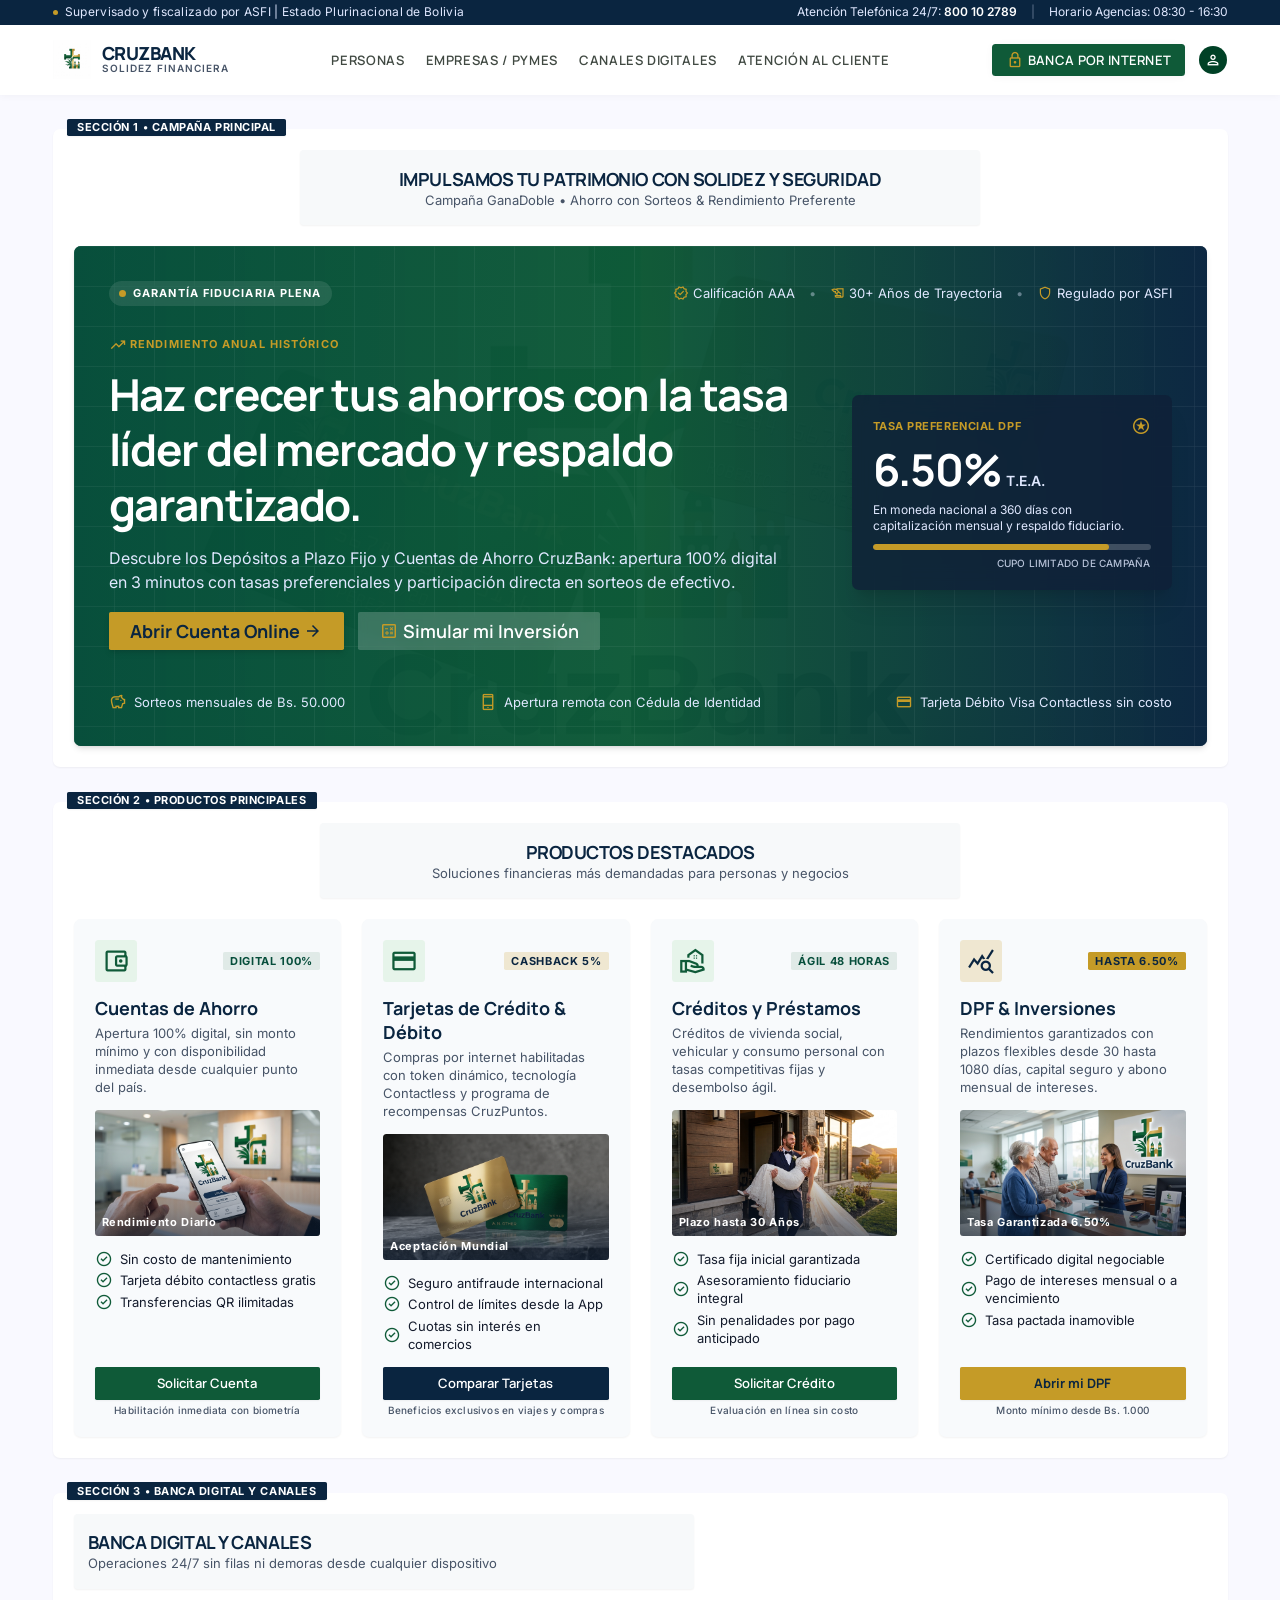
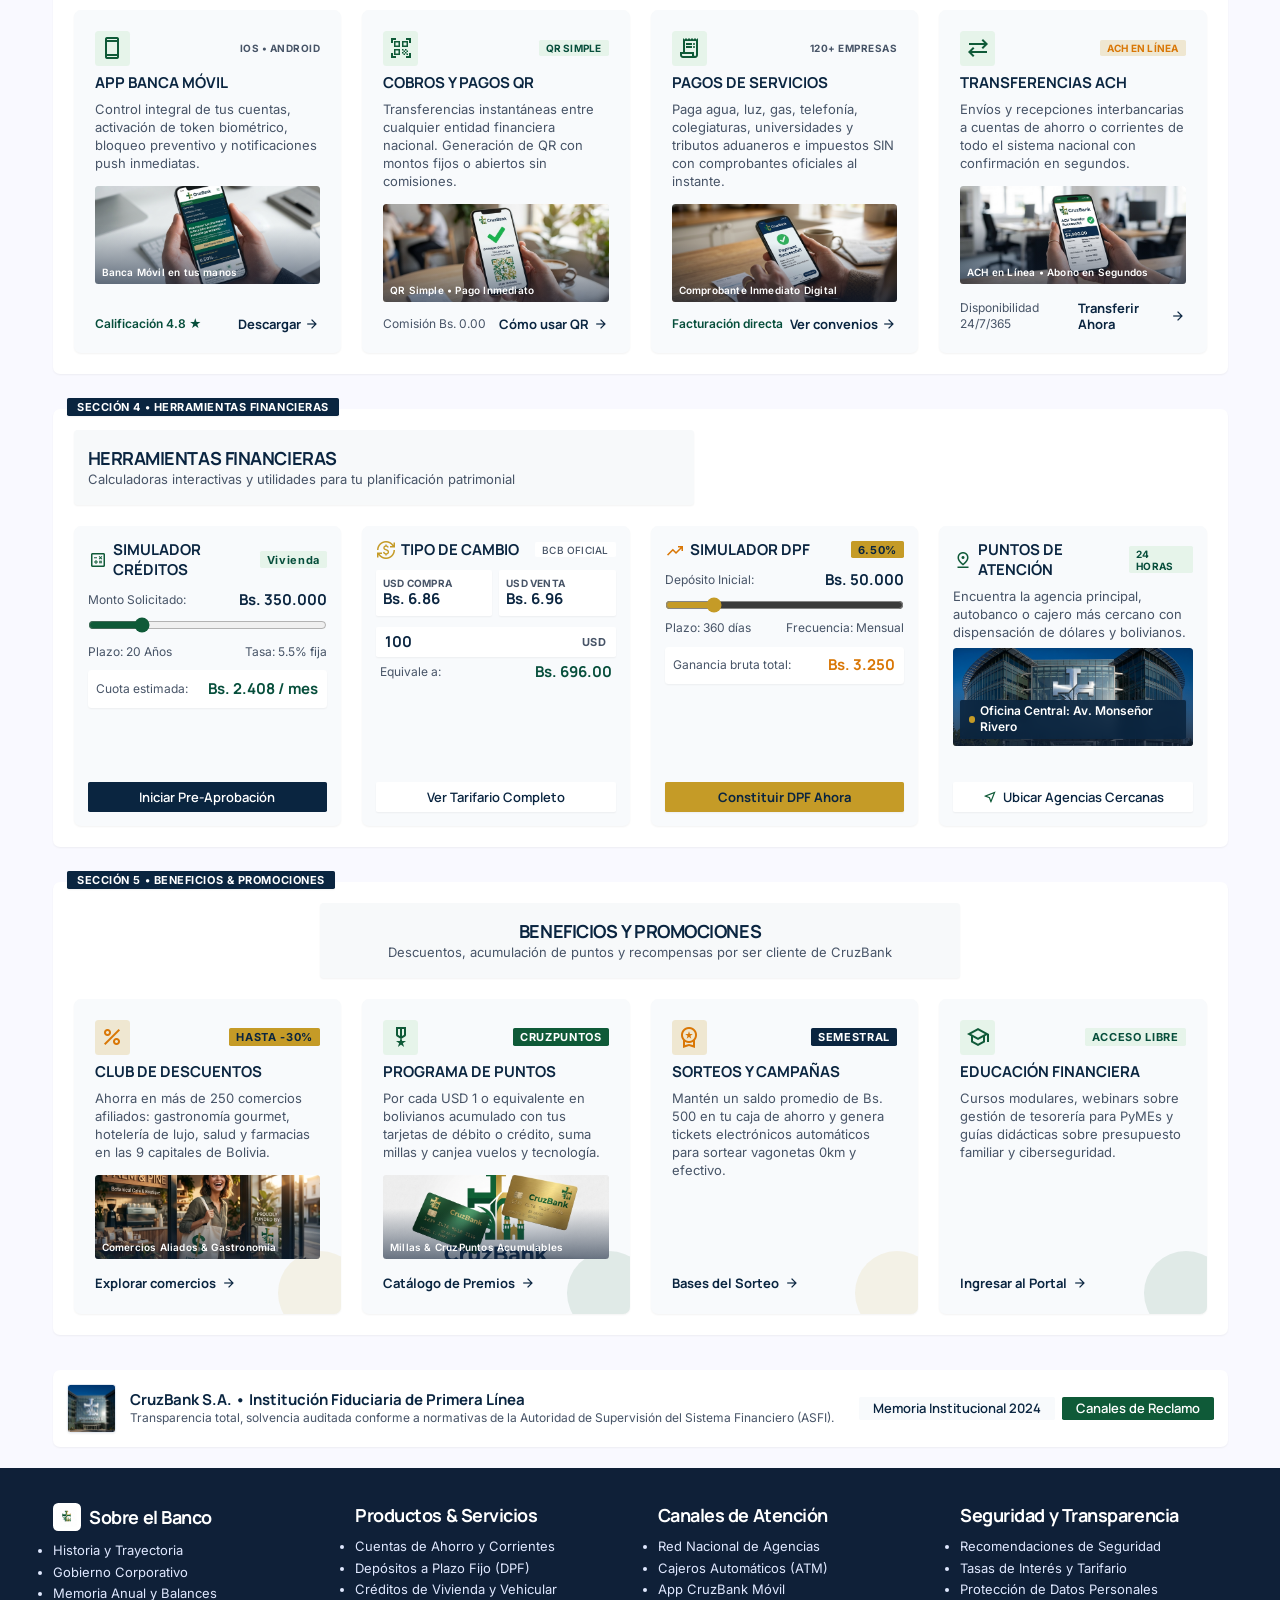
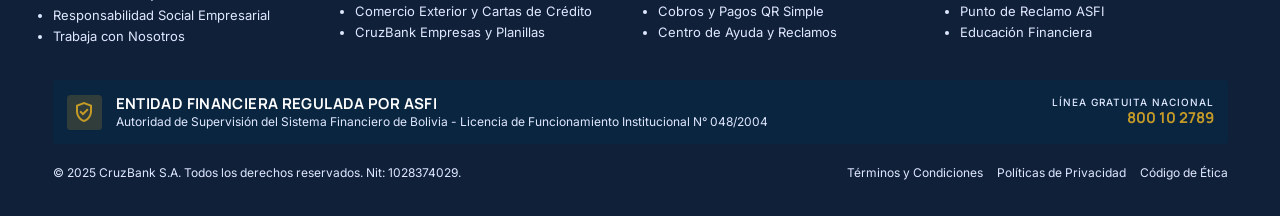
<file: index.html>
<!DOCTYPE html>

<html lang="es"><head>
  <meta charset="utf-8"/>
  <meta content="width=device-width, initial-scale=1.0" name="viewport"/>
  <title>CruzBank - Landing Page Prototipo Oficial</title>
  
  <!-- Tipografías Google Fonts -->
  <link rel="preconnect" href="https://fonts.googleapis.com"/>
  <link rel="preconnect" href="https://fonts.gstatic.com" crossorigin=""/>
  <link href="https://fonts.googleapis.com/css2?family=Inter:wght@400;500;600;700;800&family=Manrope:wght@600;700;800&display=swap" rel="stylesheet"/>
  <link href="https://fonts.googleapis.com/css2?family=Material+Symbols+Outlined:opsz,wght,FILL,GRAD@20..48,100..700,0..1,-50..200" rel="stylesheet"/>
  
  <!-- Estilos Externos CruzBank (Separado y Encapsulado para Penpot / HTML-to-Design) -->
  <link rel="stylesheet" href="styles.css"/>
</head><body class="bg-surface font-body-md text-on-surface antialiased"><header class="fixed top-0 w-full z-50 bg-surface-white/95 backdrop-blur-md shadow-[0_1px_8px_rgba(0,0,0,0.04)]"><div class="w-full bg-navy-corporate text-surface-white"><div class="max-w-[1800px] mx-auto px-margin lg:px-margin-desktop h-7 flex items-center justify-between text-body-legal font-body-legal"><div class="flex items-center gap-space-sm"><span class="inline-block w-1.5 h-1.5 rounded-full bg-gold-warm"></span><span class="tracking-wide text-surface-container-high">Supervisado y fiscalizado por ASFI | Estado Plurinacional de Bolivia</span></div><div class="hidden md:flex items-center gap-space-md text-surface-container-high"><span>Atención Telefónica 24/7: <strong class="text-surface-white font-semibold">800 10 2789</strong></span><span class="opacity-40">|</span><span>Horario Agencias: 08:30 - 16:30</span></div></div></div><div class="h-20 w-full"><div class="max-w-[1800px] mx-auto px-margin lg:px-margin-desktop h-full flex items-center justify-between gap-space-md"><div class="flex items-center gap-space-sm"><a class="flex items-center gap-3 group" data-path="home" href="#"><img alt="Símbolo CruzBank" class="h-11 w-auto object-contain transition-transform duration-200 group-hover:scale-105" src="FlowImages/cross_symbol.jpg"/><div class="flex flex-col"><span class="font-headline-sm text-headline-sm text-navy-corporate tracking-tight font-extrabold leading-none">CRUZBANK</span><span class="font-label-dim text-label-dim text-navy-muted uppercase tracking-widest leading-tight font-semibold">Solidez Financiera</span></div></a></div><nav class="hidden xl:flex items-center gap-space-lg" data-active-classes="text-emerald-deep font-bold border-b-2 border-emerald-base pb-1"><a class="font-label-nav text-label-nav text-on-surface-variant hover:text-navy-corporate transition-colors uppercase tracking-wider py-2" data-path="personas" href="#">Personas</a><a class="font-label-nav text-label-nav text-on-surface-variant hover:text-navy-corporate transition-colors uppercase tracking-wider py-2" data-path="empresas-y-pymes" href="#">Empresas / PyMEs</a><a class="font-label-nav text-label-nav text-on-surface-variant hover:text-navy-corporate transition-colors uppercase tracking-wider py-2" data-path="canales-digitales" href="#">Canales Digitales</a><a class="font-label-nav text-label-nav text-on-surface-variant hover:text-navy-corporate transition-colors uppercase tracking-wider py-2" data-path="atencion-al-cliente" href="#">Atención al Cliente</a></nav><div class="flex items-center gap-space-md"><a class="inline-flex items-center gap-space-xs bg-emerald-base hover:bg-emerald-deep text-on-primary px-space-md py-space-sm rounded-lg transition-colors font-label-nav text-label-nav tracking-wide shadow-[0_1px_8px_rgba(0,0,0,0.04)]" data-path="login" href="#"><span class="material-symbols-outlined text-[18px] text-gold-warm">lock</span><span>BANCA POR INTERNET</span></a><div class="w-8 h-8 rounded-full bg-primary flex items-center justify-center"><span class="material-symbols-outlined text-on-primary text-[18px]">person</span></div></div></div></div></header><main class="w-full pt-[108px] bg-surface"><div class="flex flex-col w-full">
<div class="w-full max-w-[1800px] mx-auto px-margin lg:px-margin-desktop py-space-lg flex flex-col gap-space-xl">
<!-- SECCIÓN 1: HERO / BANNER PRINCIPAL DE CAMPAÑA -->
<section class="relative w-full bg-surface-white rounded-xl shadow-sm p-space-md lg:p-space-lg flex flex-col gap-space-lg">
<span class="absolute -top-3 left-4 bg-navy-corporate text-surface-white font-label-tag text-label-tag px-3 py-0.5 rounded uppercase tracking-wider shadow-sm z-10">
        SECCIÓN 1 • CAMPAÑA PRINCIPAL
      </span>
<!-- Título de Sección Centrado (Molde: 600px x 75px aprox) -->
<div class="w-full max-w-[680px] mx-auto min-h-[75px] bg-surface-ivory rounded-lg p-space-sm flex flex-col items-center justify-center text-center shadow-sm">
<h1 class="font-headline-sm text-headline-sm text-navy-corporate uppercase tracking-tight font-bold">
          Impulsamos tu Patrimonio con Solidez y Seguridad
        </h1>
<span class="font-body-sm text-body-sm text-navy-muted">
          Campaña GanaDoble • Ahorro con Sorteos &amp; Rendimiento Preferente
        </span>
</div>
<!-- Hero Banner (Proporciones 1800x500 en desktop) -->
<div class="relative w-full min-h-[480px] lg:min-h-[500px] rounded-xl overflow-hidden bg-gradient-to-r from-emerald-deep via-emerald-base to-navy-corporate text-surface-white flex flex-col justify-between p-space-lg lg:p-space-xl shadow-md">
<!-- Capa fotográfica representativa CruzBank con fusión elegante -->
<div class="absolute inset-0 pointer-events-none z-0 overflow-hidden">
  <img src="FlowImages/cards_floating.jpg" alt="CruzBank Solidez" class="w-full h-full object-cover object-center opacity-15 mix-blend-luminosity filter blur-[0.5px] scale-105" />
  <div class="absolute inset-0 bg-gradient-to-r from-emerald-deep/95 via-emerald-base/85 to-navy-corporate/90"></div>
</div>
<!-- Textura de fondo arquitectónica geométrica -->
<div class="absolute inset-0 opacity-10 pointer-events-none z-0">
<svg class="w-full h-full" height="100%" width="100%" xmlns="http://www.w3.org/2000/svg">
<defs>
<pattern height="40" id="archGrid" patternunits="userSpaceOnUse" width="40">
<path d="M 40 0 L 0 0 0 40" fill="none" stroke="#FFFFFF" stroke-width="1"></path>
</pattern>
</defs>
<rect fill="url(#archGrid)" height="100%" width="100%"></rect>
</svg>
</div>
<!-- Parte Superior: Distintivos Fiduciarios -->
<div class="relative z-10 flex flex-wrap items-center justify-between gap-space-sm">
<div class="flex items-center gap-space-sm bg-surface-white/10 backdrop-blur-md px-3 py-1.5 rounded-full">
<span class="w-2 h-2 rounded-full bg-gold-warm animate-pulse"></span>
<span class="font-label-tag text-label-tag uppercase text-surface-white tracking-widest">
              Garantía Fiduciaria Plena
            </span>
</div>
<div class="flex items-center gap-space-md text-surface-container-high font-body-sm text-body-sm">
<span class="flex items-center gap-1">
<span class="material-symbols-outlined text-[16px] text-gold-warm">verified</span>
              Calificación AAA
            </span>
<span class="opacity-40">•</span>
<span class="flex items-center gap-1">
<span class="material-symbols-outlined text-[16px] text-gold-warm">history_edu</span>
              30+ Años de Trayectoria
            </span>
<span class="opacity-40">•</span>
<span class="flex items-center gap-1">
<span class="material-symbols-outlined text-[16px] text-gold-warm">shield</span>
              Regulado por ASFI
            </span>
</div>
</div>
<!-- Contenido Central Hero -->
<div class="relative z-10 grid grid-cols-1 lg:grid-cols-12 gap-space-lg items-center my-auto">
<div class="lg:col-span-8 flex flex-col gap-space-md">
<div class="inline-flex items-center gap-space-xs text-gold-warm font-label-tag text-label-tag tracking-widest uppercase">
<span class="material-symbols-outlined text-[18px]">trending_up</span>
              Rendimiento Anual Histórico
            </div>
<h2 class="font-display-hero text-display-hero text-surface-white font-bold leading-tight tracking-tight max-w-[850px]">
              Haz crecer tus ahorros con la tasa líder del mercado y respaldo garantizado.
            </h2>
<p class="font-body-lg text-body-lg text-surface-container-high max-w-[680px]">
              Descubre los Depósitos a Plazo Fijo y Cuentas de Ahorro CruzBank: apertura 100% digital en 3 minutos con tasas preferenciales y participación directa en sorteos de efectivo.
            </p>
<!-- Acciones CTA -->
<div class="flex flex-wrap items-center gap-space-md pt-space-xs">
<a class="inline-flex items-center justify-center gap-space-xs bg-gold-warm hover:bg-gold-accent text-navy-corporate font-headline-sm text-headline-sm font-bold px-space-lg py-space-sm rounded shadow-md transition-all duration-200 hover:-translate-y-0.5" data-path="abrir-cuenta" href="#">
<span>Abrir Cuenta Online</span>
<span class="material-symbols-outlined text-[20px]">arrow_forward</span>
</a>
<a class="inline-flex items-center justify-center gap-space-xs bg-surface-white/10 hover:bg-surface-white/20 text-surface-white font-headline-sm text-headline-sm font-semibold px-space-lg py-space-sm rounded backdrop-blur-sm transition-all duration-200" href="#simulador">
<span class="material-symbols-outlined text-[20px] text-gold-warm">calculate</span>
<span>Simular mi Inversión</span>
</a>
</div>
</div>
<!-- Métrica Destacada Flotante -->
<div class="lg:col-span-4 flex flex-col items-start lg:items-end justify-center">
<div class="w-full max-w-[320px] bg-navy-deep/80 backdrop-blur-md rounded-xl p-space-lg shadow-xl flex flex-col gap-space-sm">
<div class="flex items-center justify-between">
<span class="font-label-tag text-label-tag text-gold-warm uppercase tracking-wider">Tasa Preferencial DPF</span>
<span class="material-symbols-outlined text-gold-warm text-[20px]">stars</span>
</div>
<div class="flex items-baseline gap-1">
<span class="font-display-hero text-display-hero text-surface-white font-bold tracking-tight">6.50%</span>
<span class="font-body-md text-body-md text-surface-container-high font-semibold">T.E.A.</span>
</div>
<p class="font-body-legal text-body-legal text-surface-container-high">
                En moneda nacional a 360 días con capitalización mensual y respaldo fiduciario.
              </p>
<div class="w-full h-1.5 bg-surface-white/20 rounded-full overflow-hidden mt-1">
<div class="h-full bg-gold-warm w-[85%] rounded-full"></div>
</div>
<span class="font-label-dim text-label-dim text-surface-container-high/80 text-right uppercase">Cupo limitado de campaña</span>
</div>
</div>
</div>
<!-- Franja Inferior del Banner: Respaldo y Puntos Clave -->
<div class="relative z-10 pt-space-md flex flex-wrap items-center justify-between gap-space-md text-surface-container-high font-body-sm text-body-sm">
<div class="flex items-center gap-2">
<span class="material-symbols-outlined text-[18px] text-gold-warm">savings</span>
<span>Sorteos mensuales de Bs. 50.000</span>
</div>
<div class="flex items-center gap-2">
<span class="material-symbols-outlined text-[18px] text-gold-warm">phone_iphone</span>
<span>Apertura remota con Cédula de Identidad</span>
</div>
<div class="flex items-center gap-2">
<span class="material-symbols-outlined text-[18px] text-gold-warm">credit_card</span>
<span>Tarjeta Débito Visa Contactless sin costo</span>
</div>
</div>
</div>
</section>
<!-- SECCIÓN 2: PRODUCTOS PRINCIPALES DESTACADOS (4 TARJETAS GRANDES) -->
<section class="relative w-full bg-surface-white rounded-xl shadow-sm p-space-md lg:p-space-lg flex flex-col gap-space-lg">
<span class="absolute -top-3 left-4 bg-navy-corporate text-surface-white font-label-tag text-label-tag px-3 py-0.5 rounded uppercase tracking-wider shadow-sm z-10">
        SECCIÓN 2 • PRODUCTOS PRINCIPALES
      </span>
<!-- Título de Sección Centrado (Molde: 600px x 75px) -->
<div class="w-full max-w-[640px] mx-auto min-h-[75px] bg-surface-ivory rounded-lg p-space-sm flex flex-col items-center justify-center text-center shadow-sm">
<h2 class="font-headline-sm text-headline-sm text-navy-corporate uppercase tracking-tight font-bold">
          Productos Destacados
        </h2>
<span class="font-body-sm text-body-sm text-navy-muted">
          Soluciones financieras más demandadas para personas y negocios
        </span>
</div>
<!-- Grid de 4 Tarjetas Altas (Molde: 425px nominal x 600px altura) -->
<div class="grid grid-cols-1 md:grid-cols-2 xl:grid-cols-4 gap-space-lg items-stretch">
<!-- Tarjeta 1: Cuentas de Ahorro -->
<article class="flex flex-col justify-between bg-surface-slate rounded-xl p-space-lg shadow-sm hover:shadow-md transition-all duration-200 group">
<div class="flex flex-col gap-space-md">
<div class="flex items-center justify-between">
<div class="w-12 h-12 rounded-lg bg-emerald-light flex items-center justify-center text-emerald-base group-hover:bg-emerald-base group-hover:text-surface-white transition-colors">
<span class="material-symbols-outlined text-[28px]">account_balance_wallet</span>
</div>
<span class="font-label-tag text-label-tag bg-emerald-base/10 text-emerald-deep px-2 py-0.5 rounded uppercase">
                Digital 100%
              </span>
</div>
<div class="flex flex-col gap-space-xs">
<h3 class="font-headline-sm text-headline-sm text-navy-corporate font-bold">Cuentas de Ahorro</h3>
<p class="font-body-sm text-body-sm text-navy-muted">
                Apertura 100% digital, sin monto mínimo y con disponibilidad inmediata desde cualquier punto del país.
              </p>
</div>
<!-- Imagen representativa -->
<div class="w-full h-36 rounded-lg overflow-hidden relative shadow-inner">
<img class="w-full h-full object-cover group-hover:scale-105 transition-transform duration-300" alt="Apertura y registro de cuenta en App CruzBank" src="FlowImages/savings_app.jpg"/>
<div class="absolute inset-0 bg-gradient-to-t from-navy-deep/60 via-transparent to-transparent"></div>
<span class="absolute bottom-2 left-2 font-label-tag text-label-tag text-surface-white">Rendimiento Diario</span>
</div>
<!-- Atributos Clave -->
<ul class="flex flex-col gap-space-xs text-body-sm font-body-sm text-on-surface">
<li class="flex items-center gap-2">
<span class="material-symbols-outlined text-emerald-base text-[18px]">check_circle</span>
<span>Sin costo de mantenimiento</span>
</li>
<li class="flex items-center gap-2">
<span class="material-symbols-outlined text-emerald-base text-[18px]">check_circle</span>
<span>Tarjeta débito contactless gratis</span>
</li>
<li class="flex items-center gap-2">
<span class="material-symbols-outlined text-emerald-base text-[18px]">check_circle</span>
<span>Transferencias QR ilimitadas</span>
</li>
</ul>
</div>
<div class="pt-space-md flex flex-col gap-space-xs">
<a class="w-full py-2.5 bg-emerald-base hover:bg-emerald-deep text-surface-white font-label-nav text-label-nav font-semibold text-center rounded transition-colors shadow-sm" href="#">
              Solicitar Cuenta
            </a>
<span class="text-center font-label-dim text-label-dim text-navy-muted">Habilitación inmediata con biometría</span>
</div>
</article>
<!-- Tarjeta 2: Tarjetas de Crédito & Débito -->
<article class="flex flex-col justify-between bg-surface-slate rounded-xl p-space-lg shadow-sm hover:shadow-md transition-all duration-200 group">
<div class="flex flex-col gap-space-md">
<div class="flex items-center justify-between">
<div class="w-12 h-12 rounded-lg bg-emerald-light flex items-center justify-center text-emerald-base group-hover:bg-emerald-base group-hover:text-surface-white transition-colors">
<span class="material-symbols-outlined text-[28px]">credit_card</span>
</div>
<span class="font-label-tag text-label-tag bg-gold-warm/20 text-navy-corporate px-2 py-0.5 rounded uppercase font-bold">
                Cashback 5%
              </span>
</div>
<div class="flex flex-col gap-space-xs">
<h3 class="font-headline-sm text-headline-sm text-navy-corporate font-bold">Tarjetas de Crédito &amp; Débito</h3>
<p class="font-body-sm text-body-sm text-navy-muted">
                Compras por internet habilitadas con token dinámico, tecnología Contactless y programa de recompensas CruzPuntos.
              </p>
</div>
<!-- Imagen representativa -->
<div class="w-full h-36 rounded-lg overflow-hidden relative shadow-inner">
<img class="w-full h-full object-cover group-hover:scale-105 transition-transform duration-300" alt="Tarjetas CruzBank Oro y Esmeralda World Mastercard" src="FlowImages/cards_marble.jpg"/>
<div class="absolute inset-0 bg-gradient-to-t from-navy-deep/60 via-transparent to-transparent"></div>
<span class="absolute bottom-2 left-2 font-label-tag text-label-tag text-surface-white">Aceptación Mundial</span>
</div>
<!-- Atributos Clave -->
<ul class="flex flex-col gap-space-xs text-body-sm font-body-sm text-on-surface">
<li class="flex items-center gap-2">
<span class="material-symbols-outlined text-emerald-base text-[18px]">check_circle</span>
<span>Seguro antifraude internacional</span>
</li>
<li class="flex items-center gap-2">
<span class="material-symbols-outlined text-emerald-base text-[18px]">check_circle</span>
<span>Control de límites desde la App</span>
</li>
<li class="flex items-center gap-2">
<span class="material-symbols-outlined text-emerald-base text-[18px]">check_circle</span>
<span>Cuotas sin interés en comercios</span>
</li>
</ul>
</div>
<div class="pt-space-md flex flex-col gap-space-xs">
<a class="w-full py-2.5 bg-navy-corporate hover:bg-navy-deep text-surface-white font-label-nav text-label-nav font-semibold text-center rounded transition-colors shadow-sm" href="#">
              Comparar Tarjetas
            </a>
<span class="text-center font-label-dim text-label-dim text-navy-muted">Beneficios exclusivos en viajes y compras</span>
</div>
</article>
<!-- Tarjeta 3: Créditos y Préstamos -->
<article class="flex flex-col justify-between bg-surface-slate rounded-xl p-space-lg shadow-sm hover:shadow-md transition-all duration-200 group">
<div class="flex flex-col gap-space-md">
<div class="flex items-center justify-between">
<div class="w-12 h-12 rounded-lg bg-emerald-light flex items-center justify-center text-emerald-base group-hover:bg-emerald-base group-hover:text-surface-white transition-colors">
<span class="material-symbols-outlined text-[28px]">real_estate_agent</span>
</div>
<span class="font-label-tag text-label-tag bg-emerald-base/10 text-emerald-deep px-2 py-0.5 rounded uppercase">
                Ágil 48 Horas
              </span>
</div>
<div class="flex flex-col gap-space-xs">
<h3 class="font-headline-sm text-headline-sm text-navy-corporate font-bold">Créditos y Préstamos</h3>
<p class="font-body-sm text-body-sm text-navy-muted">
                Créditos de vivienda social, vehicular y consumo personal con tasas competitivas fijas y desembolso ágil.
              </p>
</div>
<!-- Imagen representativa -->
<div class="w-full h-36 rounded-lg overflow-hidden relative shadow-inner">
<img class="w-full h-full object-cover group-hover:scale-105 transition-transform duration-300" alt="Crédito de vivienda social CruzBank - Tu nuevo hogar" src="FlowImages/groom_bride.jpg"/>
<div class="absolute inset-0 bg-gradient-to-t from-navy-deep/60 via-transparent to-transparent"></div>
<span class="absolute bottom-2 left-2 font-label-tag text-label-tag text-surface-white">Plazo hasta 30 Años</span>
</div>
<!-- Atributos Clave -->
<ul class="flex flex-col gap-space-xs text-body-sm font-body-sm text-on-surface">
<li class="flex items-center gap-2">
<span class="material-symbols-outlined text-emerald-base text-[18px]">check_circle</span>
<span>Tasa fija inicial garantizada</span>
</li>
<li class="flex items-center gap-2">
<span class="material-symbols-outlined text-emerald-base text-[18px]">check_circle</span>
<span>Asesoramiento fiduciario integral</span>
</li>
<li class="flex items-center gap-2">
<span class="material-symbols-outlined text-emerald-base text-[18px]">check_circle</span>
<span>Sin penalidades por pago anticipado</span>
</li>
</ul>
</div>
<div class="pt-space-md flex flex-col gap-space-xs">
<a class="w-full py-2.5 bg-emerald-base hover:bg-emerald-deep text-surface-white font-label-nav text-label-nav font-semibold text-center rounded transition-colors shadow-sm" href="#">
              Solicitar Crédito
            </a>
<span class="text-center font-label-dim text-label-dim text-navy-muted">Evaluación en línea sin costo</span>
</div>
</article>
<!-- Tarjeta 4: DPF & Inversiones -->
<article class="flex flex-col justify-between bg-surface-slate rounded-xl p-space-lg shadow-sm hover:shadow-md transition-all duration-200 group">
<div class="flex flex-col gap-space-md">
<div class="flex items-center justify-between">
<div class="w-12 h-12 rounded-lg bg-gold-warm/20 flex items-center justify-center text-navy-corporate group-hover:bg-gold-warm group-hover:text-navy-corporate transition-colors">
<span class="material-symbols-outlined text-[28px]">query_stats</span>
</div>
<span class="font-label-tag text-label-tag bg-gold-warm text-navy-corporate px-2 py-0.5 rounded uppercase font-bold">
                Hasta 6.50%
              </span>
</div>
<div class="flex flex-col gap-space-xs">
<h3 class="font-headline-sm text-headline-sm text-navy-corporate font-bold">DPF &amp; Inversiones</h3>
<p class="font-body-sm text-body-sm text-navy-muted">
                Rendimientos garantizados con plazos flexibles desde 30 hasta 1080 días, capital seguro y abono mensual de intereses.
              </p>
</div>
<!-- Imagen representativa DPF -->
<div class="w-full h-36 rounded-lg overflow-hidden relative shadow-inner">
<img class="w-full h-full object-cover group-hover:scale-105 transition-transform duration-300" alt="Atención personalizada para DPF e inversiones en CruzBank" src="FlowImages/dpf_elderly.jpg"/>
<div class="absolute inset-0 bg-gradient-to-t from-navy-deep/60 via-transparent to-transparent"></div>
<span class="absolute bottom-2 left-2 font-label-tag text-label-tag text-surface-white">Tasa Garantizada 6.50%</span>
</div>
<!-- Atributos Clave -->
<ul class="flex flex-col gap-space-xs text-body-sm font-body-sm text-on-surface">
<li class="flex items-center gap-2">
<span class="material-symbols-outlined text-emerald-base text-[18px]">check_circle</span>
<span>Certificado digital negociable</span>
</li>
<li class="flex items-center gap-2">
<span class="material-symbols-outlined text-emerald-base text-[18px]">check_circle</span>
<span>Pago de intereses mensual o a vencimiento</span>
</li>
<li class="flex items-center gap-2">
<span class="material-symbols-outlined text-emerald-base text-[18px]">check_circle</span>
<span>Tasa pactada inamovible</span>
</li>
</ul>
</div>
<div class="pt-space-md flex flex-col gap-space-xs">
<a class="w-full py-2.5 bg-gold-warm hover:bg-gold-accent text-navy-corporate font-label-nav text-label-nav font-bold text-center rounded transition-colors shadow-sm" href="#">
              Abrir mi DPF
            </a>
<span class="text-center font-label-dim text-label-dim text-navy-muted">Monto mínimo desde Bs. 1.000</span>
</div>
</article>
</div>
</section>
<!-- SECCIÓN 3: BANCA DIGITAL Y CANALES (4 TARJETAS MEDIANAS) -->
<section class="relative w-full bg-surface-white rounded-xl shadow-sm p-space-md lg:p-space-lg flex flex-col gap-space-lg">
<span class="absolute -top-3 left-4 bg-navy-corporate text-surface-white font-label-tag text-label-tag px-3 py-0.5 rounded uppercase tracking-wider shadow-sm z-10">
        SECCIÓN 3 • BANCA DIGITAL Y CANALES
      </span>
<!-- Título de Sección Izquierda (Molde: 600px x 75px) -->
<div class="w-full max-w-[620px] min-h-[75px] bg-surface-ivory rounded-lg p-space-sm pl-space-md flex flex-col items-start justify-center shadow-sm">
<h2 class="font-headline-sm text-headline-sm text-navy-corporate uppercase tracking-tight font-bold">
          Banca Digital y Canales
        </h2>
<span class="font-body-sm text-body-sm text-navy-muted">
          Operaciones 24/7 sin filas ni demoras desde cualquier dispositivo
        </span>
</div>
<!-- Grid de 4 Tarjetas Medianas (Molde: 425px nominal x 300px altura) -->
<div class="grid grid-cols-1 md:grid-cols-2 xl:grid-cols-4 gap-space-lg">
<!-- Tarjeta 1: App Banca Móvil -->
<article class="flex flex-col justify-between bg-surface-slate rounded-xl p-space-lg shadow-sm hover:shadow-md transition-all group min-h-[290px]">
<div class="flex flex-col gap-space-sm">
<div class="flex items-center justify-between">
<div class="w-10 h-10 rounded-lg bg-emerald-light flex items-center justify-center text-emerald-base group-hover:bg-emerald-base group-hover:text-surface-white transition-colors">
<span class="material-symbols-outlined text-[24px]">smartphone</span>
</div>
<span class="font-label-dim text-label-dim text-navy-muted uppercase font-bold tracking-wider">iOS • Android</span>
</div>
<h3 class="font-title-card text-title-card text-navy-corporate font-bold">APP BANCA MÓVIL</h3>
<p class="font-body-sm text-body-sm text-navy-muted">
              Control integral de tus cuentas, activación de token biométrico, bloqueo preventivo y notificaciones push inmediatas.
            </p>
<div class="w-full h-28 rounded-lg overflow-hidden relative shadow-inner my-2">
  <img class="w-full h-full object-cover group-hover:scale-105 transition-transform duration-300" alt="App CruzBank Móvil en smartphone" src="FlowImages/app_screen.jpg"/>
  <div class="absolute inset-0 bg-gradient-to-t from-navy-deep/60 via-transparent to-transparent"></div>
  <span class="absolute bottom-1.5 left-2 font-label-dim text-label-dim text-surface-white font-semibold">Banca Móvil en tus manos</span>
</div>
</div>
<div class="pt-space-sm flex items-center justify-between">
<span class="font-body-legal text-body-legal text-emerald-deep font-semibold">Calificación 4.8 ★</span>
<a class="inline-flex items-center gap-1 text-navy-corporate hover:text-emerald-base font-label-nav text-label-nav font-bold" href="#">
<span>Descargar</span>
<span class="material-symbols-outlined text-[16px]">arrow_forward</span>
</a>
</div>
</article>
<!-- Tarjeta 2: Cobros y Pagos QR -->
<article class="flex flex-col justify-between bg-surface-slate rounded-xl p-space-lg shadow-sm hover:shadow-md transition-all group min-h-[290px]">
<div class="flex flex-col gap-space-sm">
<div class="flex items-center justify-between">
<div class="w-10 h-10 rounded-lg bg-emerald-light flex items-center justify-center text-emerald-base group-hover:bg-emerald-base group-hover:text-surface-white transition-colors">
<span class="material-symbols-outlined text-[24px]">qr_code_scanner</span>
</div>
<span class="font-label-dim text-label-dim text-emerald-deep bg-emerald-light px-2 py-0.5 rounded font-bold uppercase">QR Simple</span>
</div>
<h3 class="font-title-card text-title-card text-navy-corporate font-bold">COBROS Y PAGOS QR</h3>
<p class="font-body-sm text-body-sm text-navy-muted">
              Transferencias instantáneas entre cualquier entidad financiera nacional. Generación de QR con montos fijos o abiertos sin comisiones.
            </p>
<div class="w-full h-28 rounded-lg overflow-hidden relative shadow-inner my-2">
  <img class="w-full h-full object-cover group-hover:scale-105 transition-transform duration-300" alt="Pago exitoso con código QR Simple CruzBank" src="FlowImages/qr_payment.jpg"/>
  <div class="absolute inset-0 bg-gradient-to-t from-navy-deep/60 via-transparent to-transparent"></div>
  <span class="absolute bottom-1.5 left-2 font-label-dim text-label-dim text-surface-white font-semibold">QR Simple • Pago Inmediato</span>
</div>
</div>
<div class="pt-space-sm flex items-center justify-between">
<span class="font-body-legal text-body-legal text-navy-muted">Comisión Bs. 0.00</span>
<a class="inline-flex items-center gap-1 text-navy-corporate hover:text-emerald-base font-label-nav text-label-nav font-bold" href="#">
<span>Cómo usar QR</span>
<span class="material-symbols-outlined text-[16px]">arrow_forward</span>
</a>
</div>
</article>
<!-- Tarjeta 3: Pagos de Servicios -->
<article class="flex flex-col justify-between bg-surface-slate rounded-xl p-space-lg shadow-sm hover:shadow-md transition-all group min-h-[290px]">
<div class="flex flex-col gap-space-sm">
<div class="flex items-center justify-between">
<div class="w-10 h-10 rounded-lg bg-emerald-light flex items-center justify-center text-emerald-base group-hover:bg-emerald-base group-hover:text-surface-white transition-colors">
<span class="material-symbols-outlined text-[24px]">receipt_long</span>
</div>
<span class="font-label-dim text-label-dim text-navy-muted uppercase font-bold tracking-wider">120+ Empresas</span>
</div>
<h3 class="font-title-card text-title-card text-navy-corporate font-bold">PAGOS DE SERVICIOS</h3>
<p class="font-body-sm text-body-sm text-navy-muted">
              Paga agua, luz, gas, telefonía, colegiaturas, universidades y tributos aduaneros e impuestos SIN con comprobantes oficiales al instante.
            </p>
<div class="w-full h-28 rounded-lg overflow-hidden relative shadow-inner my-2">
  <img class="w-full h-full object-cover group-hover:scale-105 transition-transform duration-300" alt="Pago de servicios exitoso en CruzBank" src="FlowImages/pay_bill.jpg"/>
  <div class="absolute inset-0 bg-gradient-to-t from-navy-deep/60 via-transparent to-transparent"></div>
  <span class="absolute bottom-1.5 left-2 font-label-dim text-label-dim text-surface-white font-semibold">Comprobante Inmediato Digital</span>
</div>
</div>
<div class="pt-space-sm flex items-center justify-between">
<span class="font-body-legal text-body-legal text-emerald-deep font-semibold">Facturación directa</span>
<a class="inline-flex items-center gap-1 text-navy-corporate hover:text-emerald-base font-label-nav text-label-nav font-bold" href="#">
<span>Ver convenios</span>
<span class="material-symbols-outlined text-[16px]">arrow_forward</span>
</a>
</div>
</article>
<!-- Tarjeta 4: Transferencias ACH -->
<article class="flex flex-col justify-between bg-surface-slate rounded-xl p-space-lg shadow-sm hover:shadow-md transition-all group min-h-[290px]">
<div class="flex flex-col gap-space-sm">
<div class="flex items-center justify-between">
<div class="w-10 h-10 rounded-lg bg-emerald-light flex items-center justify-center text-emerald-base group-hover:bg-emerald-base group-hover:text-surface-white transition-colors">
<span class="material-symbols-outlined text-[24px]">sync_alt</span>
</div>
<span class="font-label-dim text-label-dim text-gold-accent bg-gold-warm/20 px-2 py-0.5 rounded font-bold uppercase">ACH En Línea</span>
</div>
<h3 class="font-title-card text-title-card text-navy-corporate font-bold">TRANSFERENCIAS ACH</h3>
<p class="font-body-sm text-body-sm text-navy-muted">
              Envíos y recepciones interbancarias a cuentas de ahorro o corrientes de todo el sistema nacional con confirmación en segundos.
            </p>
<div class="w-full h-28 rounded-lg overflow-hidden relative shadow-inner my-2">
  <img class="w-full h-full object-cover group-hover:scale-105 transition-transform duration-300" alt="Transferencia ACH interbancaria exitosa en CruzBank" src="FlowImages/ach_transfer.jpg"/>
  <div class="absolute inset-0 bg-gradient-to-t from-navy-deep/60 via-transparent to-transparent"></div>
  <span class="absolute bottom-1.5 left-2 font-label-dim text-label-dim text-surface-white font-semibold">ACH en Línea • Abono en Segundos</span>
</div>
</div>
<div class="pt-space-sm flex items-center justify-between">
<span class="font-body-legal text-body-legal text-navy-muted">Disponibilidad 24/7/365</span>
<a class="inline-flex items-center gap-1 text-navy-corporate hover:text-emerald-base font-label-nav text-label-nav font-bold" href="#">
<span>Transferir Ahora</span>
<span class="material-symbols-outlined text-[16px]">arrow_forward</span>
</a>
</div>
</article>
</div>
</section>
<!-- SECCIÓN 4: HERRAMIENTAS FINANCIERAS (4 TARJETAS MEDIANAS CON INTERACTIVIDAD) -->
<section class="relative w-full bg-surface-white rounded-xl shadow-sm p-space-md lg:p-space-lg flex flex-col gap-space-lg" id="simulador">
<span class="absolute -top-3 left-4 bg-navy-corporate text-surface-white font-label-tag text-label-tag px-3 py-0.5 rounded uppercase tracking-wider shadow-sm z-10">
        SECCIÓN 4 • HERRAMIENTAS FINANCIERAS
      </span>
<!-- Título de Sección Izquierda (Molde: 600px x 75px) -->
<div class="w-full max-w-[620px] min-h-[75px] bg-surface-ivory rounded-lg p-space-sm pl-space-md flex flex-col items-start justify-center shadow-sm">
<h2 class="font-headline-sm text-headline-sm text-navy-corporate uppercase tracking-tight font-bold">
          Herramientas Financieras
        </h2>
<span class="font-body-sm text-body-sm text-navy-muted">
          Calculadoras interactivas y utilidades para tu planificación patrimonial
        </span>
</div>
<!-- Grid de 4 Tarjetas Funcionales (Molde: 425px nominal x 300px altura) -->
<div class="grid grid-cols-1 md:grid-cols-2 xl:grid-cols-4 gap-space-lg">
<!-- Tarjeta 1: Simulador de Créditos Interactivo -->
<article class="flex flex-col justify-between bg-surface-slate rounded-xl p-space-md shadow-sm min-h-[300px]">
<div class="flex flex-col gap-space-xs">
<div class="flex items-center justify-between">
<span class="font-title-card text-title-card text-navy-corporate font-bold flex items-center gap-1.5">
<span class="material-symbols-outlined text-emerald-base text-[20px]">calculate</span>
                SIMULADOR CRÉDITOS
              </span>
<span class="font-label-tag text-label-tag text-emerald-deep bg-emerald-light px-2 py-0.5 rounded">Vivienda</span>
</div>
<!-- Controles Interactivos -->
<div class="flex flex-col gap-2 mt-2">
<div class="flex justify-between items-center text-body-legal font-body-legal text-navy-muted">
<span>Monto Solicitado:</span>
<span class="font-bold text-navy-corporate font-title-card text-title-card" id="creditMontoDisplay">Bs. 350.000</span>
</div>
<input class="w-full accent-emerald-base cursor-pointer" id="creditRange" max="1500000" min="50000" step="25000" type="range" value="350000"/>
<div class="flex justify-between items-center text-body-legal font-body-legal text-navy-muted mt-1">
<span>Plazo: 20 Años</span>
<span>Tasa: 5.5% fija</span>
</div>
</div>
<!-- Resultado Cuota -->
<div class="bg-surface-white rounded-lg p-2.5 mt-2 flex items-center justify-between shadow-sm">
<span class="font-body-legal text-body-legal text-navy-muted">Cuota estimada:</span>
<span class="font-title-card text-title-card text-emerald-deep font-bold" id="creditCuotaDisplay">Bs. 2.408 / mes</span>
</div>
</div>
<a class="w-full py-2 bg-navy-corporate hover:bg-navy-deep text-surface-white text-center font-label-nav text-label-nav font-semibold rounded mt-3 transition-colors" href="#">
            Iniciar Pre-Aprobación
          </a>
</article>
<!-- Tarjeta 2: Tipo de Cambio Oficial & Conversor -->
<article class="flex flex-col justify-between bg-surface-slate rounded-xl p-space-md shadow-sm min-h-[300px]">
<div class="flex flex-col gap-space-xs">
<div class="flex items-center justify-between">
<span class="font-title-card text-title-card text-navy-corporate font-bold flex items-center gap-1.5">
<span class="material-symbols-outlined text-gold-warm text-[20px]">currency_exchange</span>
                TIPO DE CAMBIO
              </span>
<span class="font-label-dim text-label-dim text-navy-muted bg-surface-white px-2 py-0.5 rounded uppercase">BCB Oficial</span>
</div>
<div class="grid grid-cols-2 gap-2 mt-2">
<div class="bg-surface-white p-2 rounded flex flex-col shadow-sm">
<span class="font-label-dim text-label-dim text-navy-muted uppercase font-bold">USD Compra</span>
<span class="font-title-card text-title-card text-navy-corporate font-bold">Bs. 6.86</span>
</div>
<div class="bg-surface-white p-2 rounded flex flex-col shadow-sm">
<span class="font-label-dim text-label-dim text-navy-muted uppercase font-bold">USD Venta</span>
<span class="font-title-card text-title-card text-navy-corporate font-bold">Bs. 6.96</span>
</div>
</div>
<!-- Conversor Express -->
<div class="flex flex-col gap-1.5 mt-2">
<div class="flex items-center gap-2 bg-surface-white px-2.5 py-1.5 rounded shadow-sm">
<input class="w-full bg-transparent font-title-card text-title-card text-navy-corporate font-bold focus:outline-none" id="fxInputUSD" type="number" value="100"/>
<span class="font-label-tag text-label-tag text-navy-muted font-bold">USD</span>
</div>
<div class="flex justify-between items-center px-1 text-body-legal font-body-legal text-navy-muted">
<span>Equivale a:</span>
<span class="font-bold text-emerald-deep font-title-card text-title-card" id="fxOutputBOB">Bs. 696.00</span>
</div>
</div>
</div>
<a class="w-full py-2 bg-surface-white hover:bg-surface-container-high text-navy-corporate text-center font-label-nav text-label-nav font-semibold rounded mt-3 shadow-sm transition-colors" href="#">
            Ver Tarifario Completo
          </a>
</article>
<!-- Tarjeta 3: Simulador de Rendimiento DPF -->
<article class="flex flex-col justify-between bg-surface-slate rounded-xl p-space-md shadow-sm min-h-[300px]">
<div class="flex flex-col gap-space-xs">
<div class="flex items-center justify-between">
<span class="font-title-card text-title-card text-navy-corporate font-bold flex items-center gap-1.5">
<span class="material-symbols-outlined text-gold-accent text-[20px]">trending_up</span>
                SIMULADOR DPF
              </span>
<span class="font-label-tag text-label-tag text-navy-corporate bg-gold-warm px-2 py-0.5 rounded font-bold">6.50%</span>
</div>
<div class="flex flex-col gap-2 mt-2">
<div class="flex justify-between items-center text-body-legal font-body-legal text-navy-muted">
<span>Depósito Inicial:</span>
<span class="font-bold text-navy-corporate font-title-card text-title-card" id="dpfMontoDisplay">Bs. 50.000</span>
</div>
<input class="w-full accent-gold-warm cursor-pointer" id="dpfRange" max="250000" min="5000" step="5000" type="range" value="50000"/>
<div class="flex justify-between items-center text-body-legal font-body-legal text-navy-muted">
<span>Plazo: 360 días</span>
<span>Frecuencia: Mensual</span>
</div>
</div>
<div class="bg-surface-white rounded-lg p-2.5 mt-2 flex items-center justify-between shadow-sm">
<span class="font-body-legal text-body-legal text-navy-muted">Ganancia bruta total:</span>
<span class="font-title-card text-title-card text-gold-accent font-bold" id="dpfGananciaDisplay">Bs. 3.250</span>
</div>
</div>
<a class="w-full py-2 bg-gold-warm hover:bg-gold-accent text-navy-corporate text-center font-label-nav text-label-nav font-bold rounded mt-3 transition-colors shadow-sm" href="#">
            Constituir DPF Ahora
          </a>
</article>
<!-- Tarjeta 4: Puntos de Atención & Cajeros (ATM) -->
<article class="flex flex-col justify-between bg-surface-slate rounded-xl p-space-md shadow-sm min-h-[300px]">
<div class="flex flex-col gap-space-xs">
<div class="flex items-center justify-between">
<span class="font-title-card text-title-card text-navy-corporate font-bold flex items-center gap-1.5">
<span class="material-symbols-outlined text-emerald-base text-[20px]">pin_drop</span>
                PUNTOS DE ATENCIÓN
              </span>
<span class="font-label-dim text-label-dim text-emerald-deep bg-emerald-light px-2 py-0.5 rounded font-bold uppercase">24 Horas</span>
</div>
<p class="font-body-sm text-body-sm text-navy-muted mt-1">
              Encuentra la agencia principal, autobanco o cajero más cercano con dispensación de dólares y bolivianos.
            </p>
<!-- Mini Mapa Visual -->
<div class="w-full h-28 rounded-lg bg-cover bg-center shadow-inner relative flex items-end p-2 mt-1 overflow-hidden" data-location="Santa Cruz de la Sierra, Bolivia" style="background-image: url('FlowImages/bank_hq.jpg')">
<div class="absolute inset-0 bg-gradient-to-t from-navy-deep/80 via-transparent to-transparent"></div>
<div class="relative z-10 bg-navy-corporate/90 backdrop-blur-sm text-surface-white px-2.5 py-1 rounded text-body-legal font-body-legal flex items-center gap-1.5 shadow">
<span class="w-2 h-2 rounded-full bg-gold-warm animate-pulse"></span>
<span class="font-semibold">Oficina Central: Av. Monseñor Rivero</span>
</div>
</div>
</div>
<a class="w-full py-2 bg-surface-white hover:bg-surface-container-high text-navy-corporate text-center font-label-nav text-label-nav font-semibold rounded mt-3 shadow-sm transition-colors flex items-center justify-center gap-1.5" href="#">
<span class="material-symbols-outlined text-[16px] text-emerald-base">near_me</span>
<span>Ubicar Agencias Cercanas</span>
</a>
</article>
</div>
</section>
<!-- SECCIÓN 5: BENEFICIOS Y PROMOCIONES EXCLUSIVAS (4 TARJETAS MEDIANAS) -->
<section class="relative w-full bg-surface-white rounded-xl shadow-sm p-space-md lg:p-space-lg flex flex-col gap-space-lg">
<span class="absolute -top-3 left-4 bg-navy-corporate text-surface-white font-label-tag text-label-tag px-3 py-0.5 rounded uppercase tracking-wider shadow-sm z-10">
        SECCIÓN 5 • BENEFICIOS &amp; PROMOCIONES
      </span>
<!-- Título de Sección Centrado (Molde: 600px x 75px) -->
<div class="w-full max-w-[640px] mx-auto min-h-[75px] bg-surface-ivory rounded-lg p-space-sm flex flex-col items-center justify-center text-center shadow-sm">
<h2 class="font-headline-sm text-headline-sm text-navy-corporate uppercase tracking-tight font-bold">
          Beneficios y Promociones
        </h2>
<span class="font-body-sm text-body-sm text-navy-muted">
          Descuentos, acumulación de puntos y recompensas por ser cliente de CruzBank
        </span>
</div>
<!-- Grid de 4 Tarjetas Promocionales (Molde: 425px nominal x 300px altura) -->
<div class="grid grid-cols-1 md:grid-cols-2 xl:grid-cols-4 gap-space-lg">
<!-- Tarjeta 1: Club de Descuentos -->
<article class="relative flex flex-col justify-between bg-surface-slate rounded-xl p-space-lg shadow-sm hover:shadow-md transition-all group overflow-hidden min-h-[290px]">
<div class="absolute -right-6 -bottom-6 w-24 h-24 bg-gold-warm/10 rounded-full pointer-events-none"></div>
<div class="flex flex-col gap-space-sm relative z-10">
<div class="flex items-center justify-between">
<span class="w-10 h-10 rounded-lg bg-gold-warm/20 text-gold-accent flex items-center justify-center font-bold">
<span class="material-symbols-outlined text-[24px]">percent</span>
</span>
<span class="font-label-tag text-label-tag bg-gold-warm text-navy-corporate px-2 py-0.5 rounded font-bold uppercase">
                Hasta -30%
              </span>
</div>
<h3 class="font-title-card text-title-card text-navy-corporate font-bold">CLUB DE DESCUENTOS</h3>
<p class="font-body-sm text-body-sm text-navy-muted">
              Ahorra en más de 250 comercios afiliados: gastronomía gourmet, hotelería de lujo, salud y farmacias en las 9 capitales de Bolivia.
            </p>
<div class="w-full h-24 rounded-lg overflow-hidden relative shadow-inner my-2">
  <img class="w-full h-full object-cover group-hover:scale-105 transition-transform duration-300" alt="Comercios aliados financiados por CruzBank" src="FlowImages/entrepreneur.jpg"/>
  <div class="absolute inset-0 bg-gradient-to-t from-navy-deep/60 via-transparent to-transparent"></div>
  <span class="absolute bottom-1.5 left-2 font-label-dim text-label-dim text-surface-white font-semibold">Comercios Aliados & Gastronomía</span>
</div>
</div>
<div class="pt-space-sm relative z-10">
<a class="inline-flex items-center gap-1.5 text-navy-corporate hover:text-emerald-base font-label-nav text-label-nav font-bold" href="#">
<span>Explorar comercios</span>
<span class="material-symbols-outlined text-[16px]">arrow_forward</span>
</a>
</div>
</article>
<!-- Tarjeta 2: Programa de Puntos Cruz -->
<article class="relative flex flex-col justify-between bg-surface-slate rounded-xl p-space-lg shadow-sm hover:shadow-md transition-all group overflow-hidden min-h-[290px]">
<div class="absolute -right-6 -bottom-6 w-24 h-24 bg-emerald-base/10 rounded-full pointer-events-none"></div>
<div class="flex flex-col gap-space-sm relative z-10">
<div class="flex items-center justify-between">
<span class="w-10 h-10 rounded-lg bg-emerald-light text-emerald-base flex items-center justify-center">
<span class="material-symbols-outlined text-[24px]">military_tech</span>
</span>
<span class="font-label-tag text-label-tag bg-emerald-base text-surface-white px-2 py-0.5 rounded font-bold uppercase">
                CruzPuntos
              </span>
</div>
<h3 class="font-title-card text-title-card text-navy-corporate font-bold">PROGRAMA DE PUNTOS</h3>
<p class="font-body-sm text-body-sm text-navy-muted">
              Por cada USD 1 o equivalente en bolivianos acumulado con tus tarjetas de débito o crédito, suma millas y canjea vuelos y tecnología.
            </p>
<div class="w-full h-24 rounded-lg overflow-hidden relative shadow-inner my-2">
  <img class="w-full h-full object-cover group-hover:scale-105 transition-transform duration-300" alt="CruzPuntos por compras con tarjeta" src="FlowImages/cards_floating.jpg"/>
  <div class="absolute inset-0 bg-gradient-to-t from-navy-deep/60 via-transparent to-transparent"></div>
  <span class="absolute bottom-1.5 left-2 font-label-dim text-label-dim text-surface-white font-semibold">Millas & CruzPuntos Acumulables</span>
</div>
</div>
<div class="pt-space-sm relative z-10">
<a class="inline-flex items-center gap-1.5 text-navy-corporate hover:text-emerald-base font-label-nav text-label-nav font-bold" href="#">
<span>Catálogo de Premios</span>
<span class="material-symbols-outlined text-[16px]">arrow_forward</span>
</a>
</div>
</article>
<!-- Tarjeta 3: Sorteos y Campañas -->
<article class="relative flex flex-col justify-between bg-surface-slate rounded-xl p-space-lg shadow-sm hover:shadow-md transition-all group overflow-hidden min-h-[290px]">
<div class="absolute -right-6 -bottom-6 w-24 h-24 bg-gold-warm/10 rounded-full pointer-events-none"></div>
<div class="flex flex-col gap-space-sm relative z-10">
<div class="flex items-center justify-between">
<span class="w-10 h-10 rounded-lg bg-gold-warm/20 text-gold-accent flex items-center justify-center">
<span class="material-symbols-outlined text-[24px]">workspace_premium</span>
</span>
<span class="font-label-tag text-label-tag bg-navy-corporate text-surface-white px-2 py-0.5 rounded font-bold uppercase">
                Semestral
              </span>
</div>
<h3 class="font-title-card text-title-card text-navy-corporate font-bold">SORTEOS Y CAMPAÑAS</h3>
<p class="font-body-sm text-body-sm text-navy-muted">
              Mantén un saldo promedio de Bs. 500 en tu caja de ahorro y genera tickets electrónicos automáticos para sortear vagonetas 0km y efectivo.
            </p>
</div>
<div class="pt-space-sm relative z-10">
<a class="inline-flex items-center gap-1.5 text-navy-corporate hover:text-emerald-base font-label-nav text-label-nav font-bold" href="#">
<span>Bases del Sorteo</span>
<span class="material-symbols-outlined text-[16px]">arrow_forward</span>
</a>
</div>
</article>
<!-- Tarjeta 4: Educación Financiera -->
<article class="relative flex flex-col justify-between bg-surface-slate rounded-xl p-space-lg shadow-sm hover:shadow-md transition-all group overflow-hidden min-h-[290px]">
<div class="absolute -right-6 -bottom-6 w-24 h-24 bg-emerald-base/10 rounded-full pointer-events-none"></div>
<div class="flex flex-col gap-space-sm relative z-10">
<div class="flex items-center justify-between">
<span class="w-10 h-10 rounded-lg bg-emerald-light text-emerald-base flex items-center justify-center">
<span class="material-symbols-outlined text-[24px]">school</span>
</span>
<span class="font-label-tag text-label-tag bg-emerald-light text-emerald-deep px-2 py-0.5 rounded font-bold uppercase">
                Acceso Libre
              </span>
</div>
<h3 class="font-title-card text-title-card text-navy-corporate font-bold">EDUCACIÓN FINANCIERA</h3>
<p class="font-body-sm text-body-sm text-navy-muted">
              Cursos modulares, webinars sobre gestión de tesorería para PyMEs y guías didácticas sobre presupuesto familiar y ciberseguridad.
            </p>
</div>
<div class="pt-space-sm relative z-10">
<a class="inline-flex items-center gap-1.5 text-navy-corporate hover:text-emerald-base font-label-nav text-label-nav font-bold" href="#">
<span>Ingresar al Portal</span>
<span class="material-symbols-outlined text-[16px]">arrow_forward</span>
</a>
</div>
</article>
</div>
</section>
<!-- BANNER FIDUCIARIO INTERMEDIO ANTES DEL FOOTER SHELL -->
<div class="w-full bg-surface-white rounded-xl p-space-md border-stroke-soft shadow-sm flex flex-col md:flex-row items-center justify-between gap-space-md">
<div class="flex items-center gap-space-md">
<div class="w-14 h-14 rounded-lg overflow-hidden shadow-sm shrink-0 border border-stroke-soft group">
  <img src="FlowImages/bank_hq.jpg" alt="Edificio Central CruzBank" class="w-full h-full object-cover group-hover:scale-105 transition-transform duration-300" />
</div>
<div class="flex flex-col">
<span class="font-title-card text-title-card text-navy-corporate font-bold">
            CruzBank S.A. • Institución Fiduciaria de Primera Línea
          </span>
<p class="font-body-legal text-body-legal text-navy-muted">
            Transparencia total, solvencia auditada conforme a normativas de la Autoridad de Supervisión del Sistema Financiero (ASFI).
          </p>
</div>
</div>
<div class="flex items-center gap-space-sm shrink-0">
<a class="px-space-md py-space-xs bg-surface-slate hover:bg-surface-container text-navy-corporate font-label-nav text-label-nav font-semibold rounded transition-colors" href="#">
          Memoria Institucional 2024
        </a>
<a class="px-space-md py-space-xs bg-emerald-base hover:bg-emerald-deep text-surface-white font-label-nav text-label-nav font-semibold rounded transition-colors" href="#">
          Canales de Reclamo
        </a>
</div>
</div>
</div>
</div>
<script>
  // Micro-interacción: Simulador de Créditos en Vivo
  const creditRange = document.getElementById('creditRange');
  const creditMontoDisplay = document.getElementById('creditMontoDisplay');
  const creditCuotaDisplay = document.getElementById('creditCuotaDisplay');

  if (creditRange) {
    creditRange.addEventListener('input', function(e) {
      const val = parseInt(e.target.value, 10);
      creditMontoDisplay.textContent = 'Bs. ' + val.toLocaleString('es-BO');
      // Estimación aproximada a 20 años (240 meses) tasa 5.5%
      const r = 0.055 / 12;
      const n = 240;
      const cuota = (val * (r * Math.pow(1 + r, n))) / (Math.pow(1 + r, n) - 1);
      creditCuotaDisplay.textContent = 'Bs. ' + Math.round(cuota).toLocaleString('es-BO') + ' / mes';
    });
  }

  // Micro-interacción: Conversor de Divisas
  const fxInputUSD = document.getElementById('fxInputUSD');
  const fxOutputBOB = document.getElementById('fxOutputBOB');

  if (fxInputUSD) {
    fxInputUSD.addEventListener('input', function(e) {
      const usd = parseFloat(e.target.value) || 0;
      const bob = usd * 6.96;
      fxOutputBOB.textContent = 'Bs. ' + bob.toFixed(2);
    });
  }

  // Micro-interacción: Simulador de DPF
  const dpfRange = document.getElementById('dpfRange');
  const dpfMontoDisplay = document.getElementById('dpfMontoDisplay');
  const dpfGananciaDisplay = document.getElementById('dpfGananciaDisplay');

  if (dpfRange) {
    dpfRange.addEventListener('input', function(e) {
      const val = parseInt(e.target.value, 10);
      dpfMontoDisplay.textContent = 'Bs. ' + val.toLocaleString('es-BO');
      const ganancia = val * 0.065;
      dpfGananciaDisplay.textContent = 'Bs. ' + Math.round(ganancia).toLocaleString('es-BO');
    });
  }
</script></main><footer class="w-full bg-navy-deep text-surface-white"><div class="max-w-[1800px] mx-auto px-margin lg:px-margin-desktop py-space-xl"><div class="grid grid-cols-1 md:grid-cols-2 lg:grid-cols-4 gap-space-xl mb-space-xl"><div class="flex flex-col gap-space-sm"><div class="flex items-center gap-2.5 mb-space-xs"><img src="FlowImages/cross_symbol.jpg" alt="CruzBank" class="h-8 w-auto bg-surface-white p-1 rounded-md object-contain shadow-sm" /><h4 class="font-headline-sm text-headline-sm text-surface-white font-bold tracking-tight">Sobre el Banco</h4></div><ul class="flex flex-col gap-space-xs font-body-sm text-body-sm text-surface-container-high"><li class="hover:text-gold-warm transition-colors cursor-pointer">Historia y Trayectoria</li><li class="hover:text-gold-warm transition-colors cursor-pointer">Gobierno Corporativo</li><li class="hover:text-gold-warm transition-colors cursor-pointer">Memoria Anual y Balances</li><li class="hover:text-gold-warm transition-colors cursor-pointer">Responsabilidad Social Empresarial</li><li class="hover:text-gold-warm transition-colors cursor-pointer">Trabaja con Nosotros</li></ul></div><div class="flex flex-col gap-space-sm"><h4 class="font-headline-sm text-headline-sm text-surface-white font-bold tracking-tight mb-space-xs">Productos &amp; Servicios</h4><ul class="flex flex-col gap-space-xs font-body-sm text-body-sm text-surface-container-high"><li class="hover:text-gold-warm transition-colors cursor-pointer">Cuentas de Ahorro y Corrientes</li><li class="hover:text-gold-warm transition-colors cursor-pointer">Depósitos a Plazo Fijo (DPF)</li><li class="hover:text-gold-warm transition-colors cursor-pointer">Créditos de Vivienda y Vehicular</li><li class="hover:text-gold-warm transition-colors cursor-pointer">Comercio Exterior y Cartas de Crédito</li><li class="hover:text-gold-warm transition-colors cursor-pointer">CruzBank Empresas y Planillas</li></ul></div><div class="flex flex-col gap-space-sm"><h4 class="font-headline-sm text-headline-sm text-surface-white font-bold tracking-tight mb-space-xs">Canales de Atención</h4><ul class="flex flex-col gap-space-xs font-body-sm text-body-sm text-surface-container-high"><li class="hover:text-gold-warm transition-colors cursor-pointer">Red Nacional de Agencias</li><li class="hover:text-gold-warm transition-colors cursor-pointer">Cajeros Automáticos (ATM)</li><li class="hover:text-gold-warm transition-colors cursor-pointer">App CruzBank Móvil</li><li class="hover:text-gold-warm transition-colors cursor-pointer">Cobros y Pagos QR Simple</li><li class="hover:text-gold-warm transition-colors cursor-pointer">Centro de Ayuda y Reclamos</li></ul></div><div class="flex flex-col gap-space-sm"><h4 class="font-headline-sm text-headline-sm text-surface-white font-bold tracking-tight mb-space-xs">Seguridad y Transparencia</h4><ul class="flex flex-col gap-space-xs font-body-sm text-body-sm text-surface-container-high"><li class="hover:text-gold-warm transition-colors cursor-pointer">Recomendaciones de Seguridad</li><li class="hover:text-gold-warm transition-colors cursor-pointer">Tasas de Interés y Tarifario</li><li class="hover:text-gold-warm transition-colors cursor-pointer">Protección de Datos Personales</li><li class="hover:text-gold-warm transition-colors cursor-pointer">Punto de Reclamo ASFI</li><li class="hover:text-gold-warm transition-colors cursor-pointer">Educación Financiera</li></ul></div></div><div class="p-space-md bg-navy-corporate rounded-lg flex flex-col md:flex-row items-center justify-between gap-space-md mb-space-lg"><div class="flex items-center gap-space-md"><div class="w-10 h-10 rounded-lg bg-gold-warm/20 flex items-center justify-center shrink-0"><span class="material-symbols-outlined text-gold-warm text-[24px]">verified_user</span></div><div class="flex flex-col"><span class="font-title-card text-title-card text-surface-white uppercase font-bold tracking-wide">ENTIDAD FINANCIERA REGULADA POR ASFI</span><span class="font-body-legal text-body-legal text-surface-container-high">Autoridad de Supervisión del Sistema Financiero de Bolivia - Licencia de Funcionamiento Institucional N° 048/2004</span></div></div><div class="text-right shrink-0"><span class="font-label-dim text-label-dim text-surface-container-high uppercase tracking-widest block">Línea Gratuita Nacional</span><span class="font-title-card text-title-card text-gold-warm font-bold">800 10 2789</span></div></div><div class="flex flex-col md:flex-row items-center justify-between gap-space-sm font-body-legal text-body-legal text-surface-container-high"><p>© 2025 CruzBank S.A. Todos los derechos reservados. Nit: 1028374029.</p><div class="flex items-center gap-space-md"><span>Términos y Condiciones</span><span>Políticas de Privacidad</span><span>Código de Ética</span></div></div></div></footer></body></html>
</file>
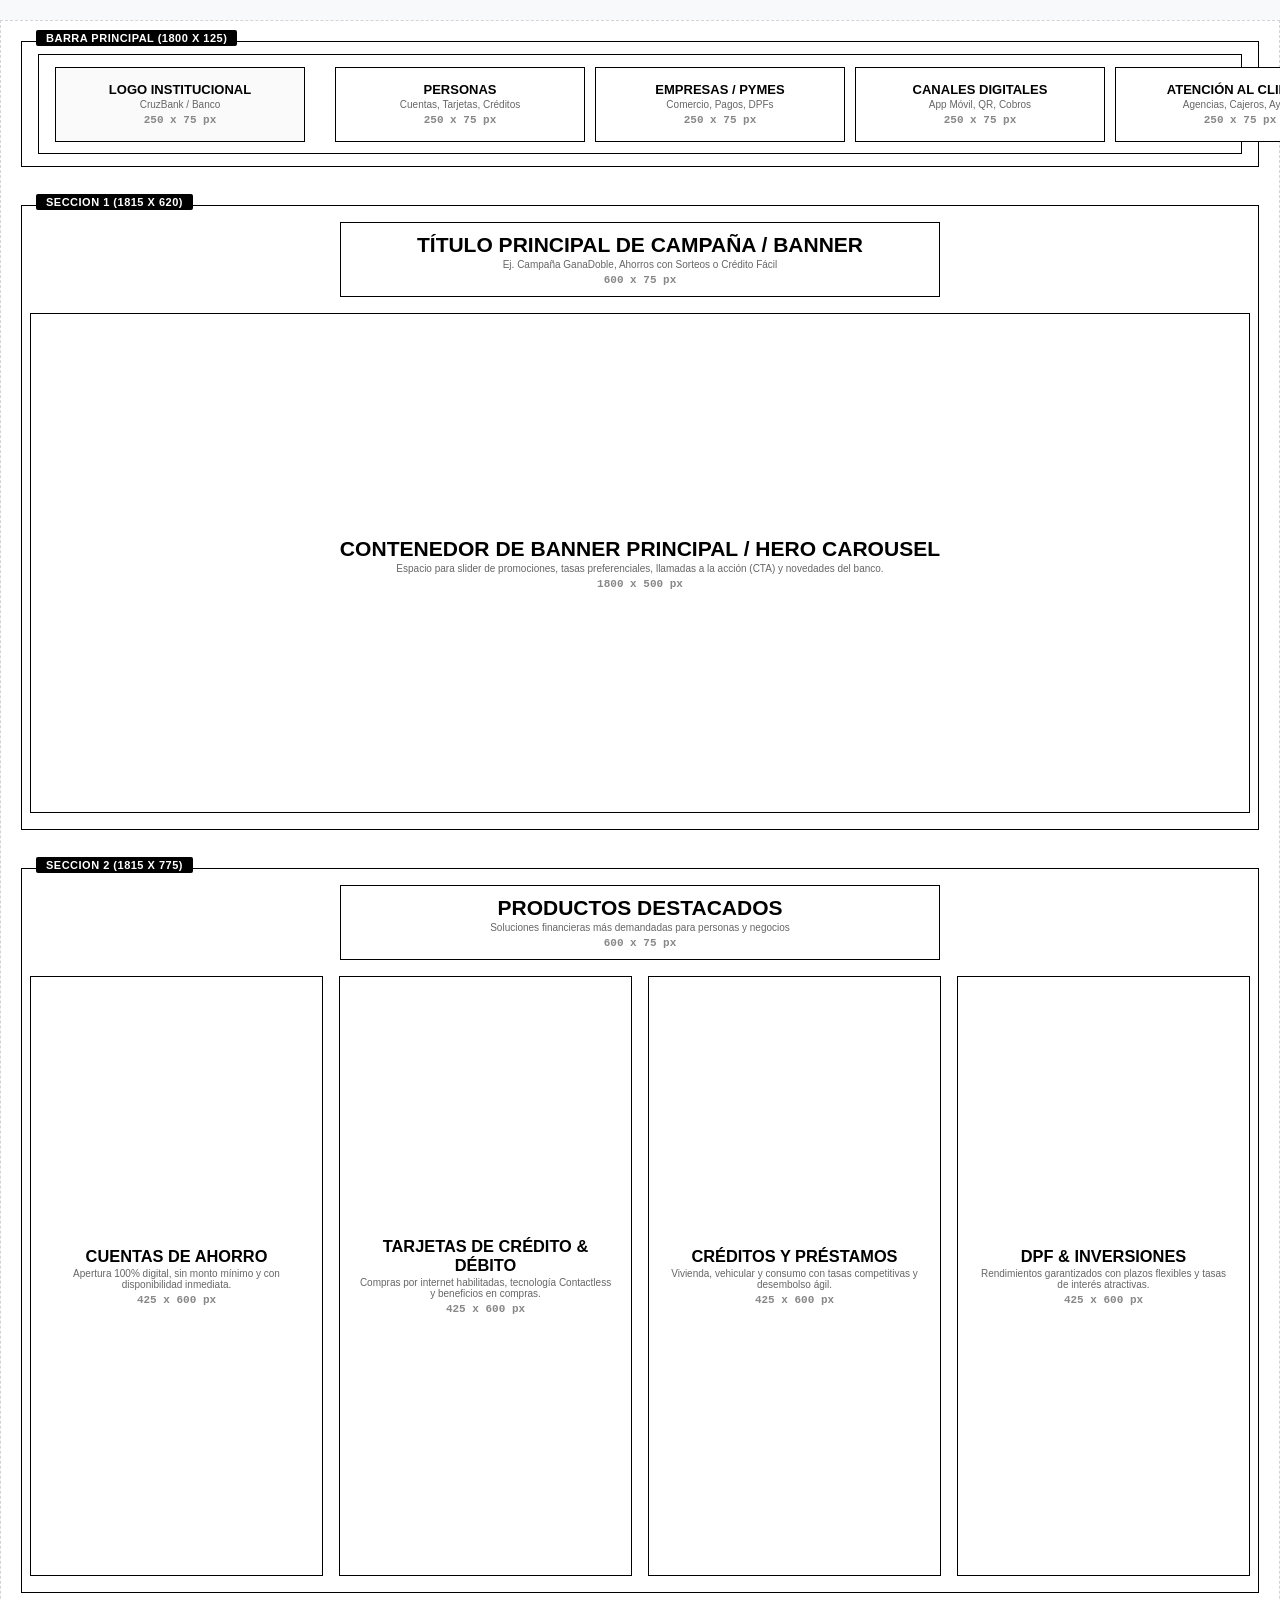
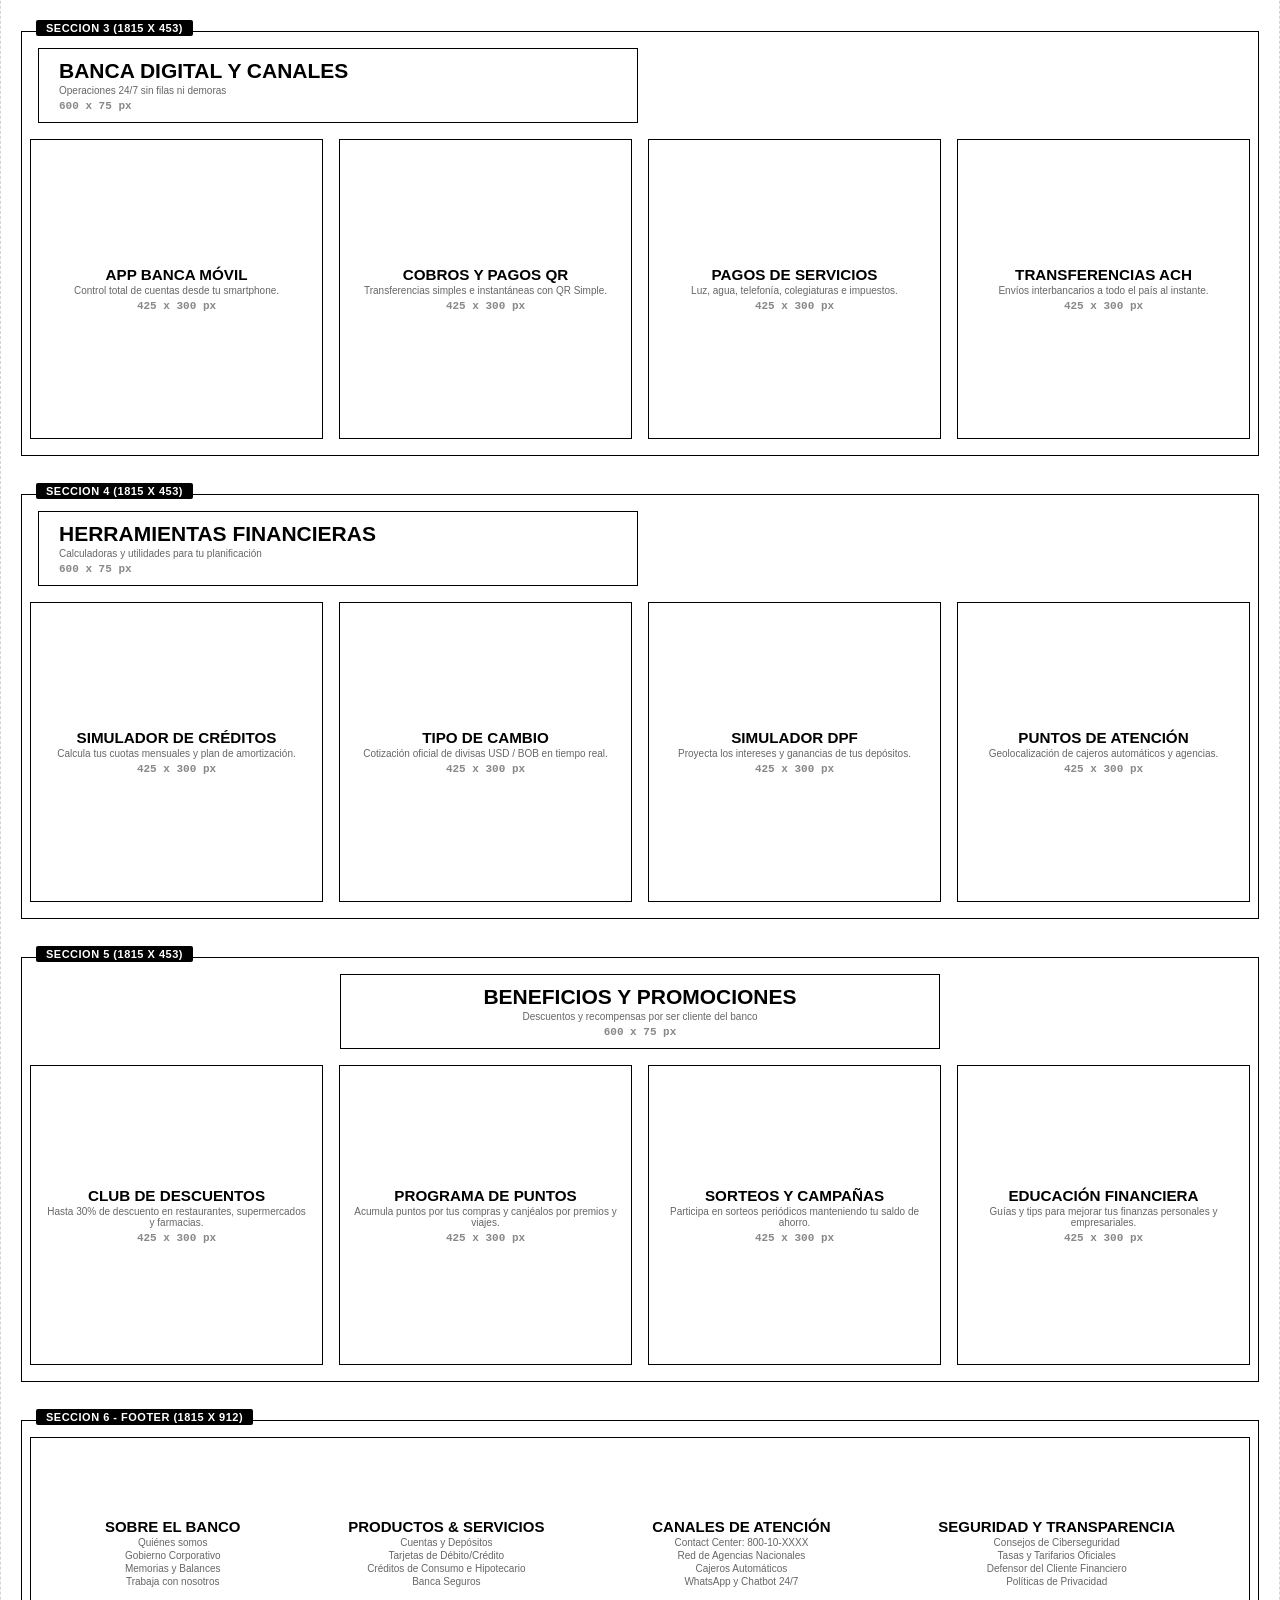
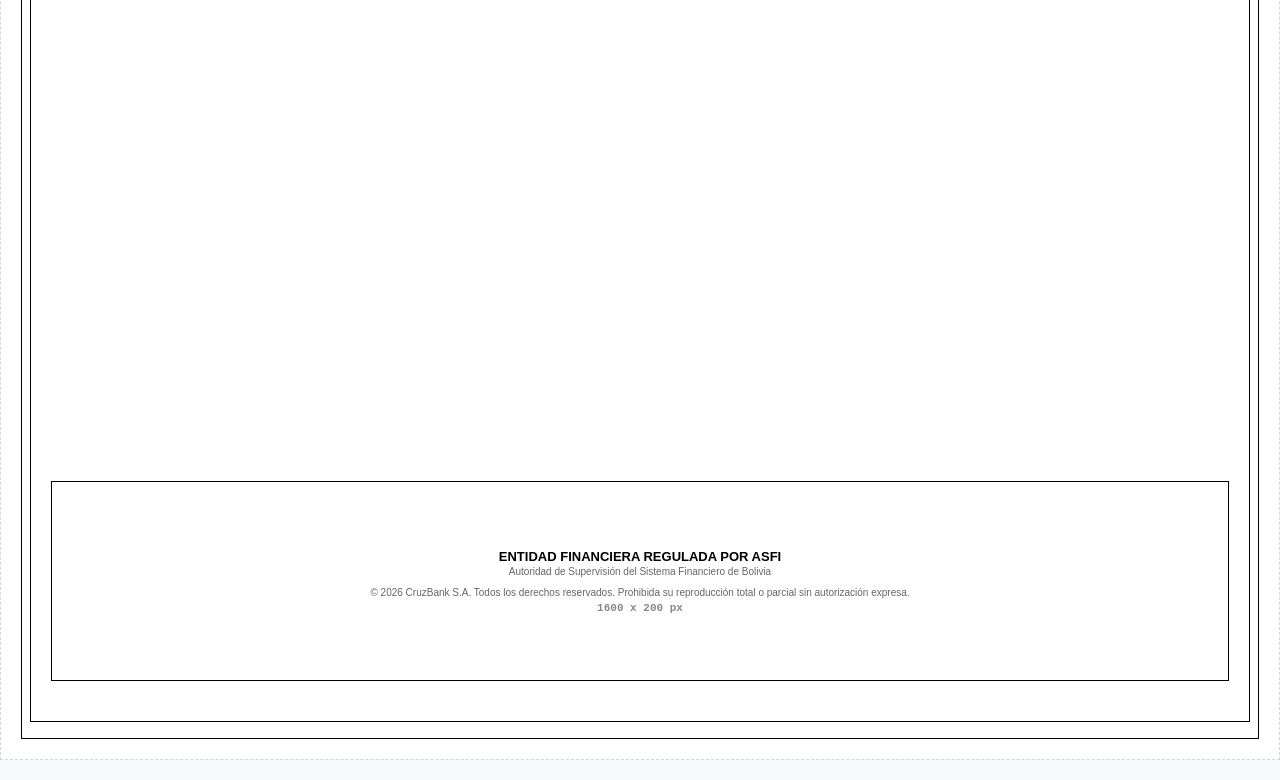
<file: Moldes-Frontend/MoldeLanding.html>
<!DOCTYPE html>
<html lang="es">
<head>
  <meta charset="UTF-8">
  <meta name="viewport" content="width=device-width, initial-scale=1.0">
  <title>Molde Landing Page - Banco (Prototipo Penpot)</title>
  <style>
    /* ==========================================================================
       RESET Y ESTILOS BASE - MOLDE WIREFRAME (PENPOT 1:1)
       ========================================================================== */
    * {
      box-sizing: border-box;
      margin: 0;
      padding: 0;
    }

    body {
      background-color: #f7f9fa;
      color: #000000;
      font-family: 'Segoe UI', -apple-system, BlinkMacSystemFont, Roboto, Oxygen, Ubuntu, Cantarell, sans-serif;
      display: flex;
      flex-direction: column;
      align-items: center;
      padding: 20px 0;
      -webkit-font-smoothing: antialiased;
    }

    /* Lienzo principal basado en el Frame de Penpot (1920px de ancho) */
    .penpot-canvas {
      width: 100%;
      max-width: 1920px;
      background-color: #ffffff;
      display: flex;
      flex-direction: column;
      align-items: center;
      gap: 38px;
      padding: 20px 60px 40px 60px;
      border: 1px dashed #d1d5db; /* Delimitador suave del canvas 1920px */
      position: relative;
    }

    /* ==========================================================================
       ESTRUCTURA DE ENCAPSULACIÓN POR SECCIONES
       ========================================================================== */
    .seccion-encapsulada {
      width: 100%;
      max-width: 1815px;
      border: 1px solid #000000;
      background-color: #ffffff;
      padding: 16px 8px;
      position: relative;
      display: flex;
      flex-direction: column;
      gap: 16px;
    }

    /* Etiqueta indicadora de sección estilo Penpot */
    .seccion-tag {
      position: absolute;
      top: -12px;
      left: 14px;
      background: #000000;
      color: #ffffff;
      font-size: 11px;
      font-weight: 700;
      letter-spacing: 0.5px;
      padding: 2px 10px;
      border-radius: 2px;
      text-transform: uppercase;
      z-index: 10;
    }

    /* ==========================================================================
       BARRA PRINCIPAL (HEADER / NAVBAR)
       Proporciones Penpot: Ancho 1800px, Alto 100px - 125px
       Elementos: 6 bloques de 250px x 75px
       ========================================================================== */
    .barra-principal {
      width: 100%;
      max-width: 1800px;
      min-height: 125px;
      border: 1px solid #000000;
      background-color: #ffffff;
      display: flex;
      align-items: center;
      padding: 12px 16px;
      position: relative;
    }

    .nav-inner-container {
      width: 100%;
      min-height: 100px;
      border: 1px solid #000000;
      display: flex;
      align-items: center;
      justify-content: flex-start;
      padding: 0 16px;
      gap: 10px;
      position: relative;
    }

    .nav-box {
      width: 250px;
      height: 75px;
      border: 1px solid #000000;
      background-color: #ffffff;
      display: flex;
      flex-direction: column;
      align-items: center;
      justify-content: center;
      text-align: center;
      font-size: 13px;
      font-weight: 600;
      padding: 4px;
      flex-shrink: 0;
    }

    .nav-box.logo {
      margin-right: 140px; /* Separación entre Logo y Menú de navegación */
      background: #fafafa;
    }

    .nav-box.cta {
      margin-left: auto; /* Empuja el botón de Banca por Internet a la derecha */
      border-width: 2px;
      background: #fdfdfd;
    }

    .box-sublabel {
      font-size: 10px;
      font-weight: 400;
      color: #666666;
      margin-top: 2px;
    }

    /* ==========================================================================
       TÍTULOS DE SECCIÓN
       Proporciones Penpot: Ancho 600px, Alto 75px
       ========================================================================== */
    .titulo-bloque {
      width: 600px;
      height: 75px;
      border: 1px solid #000000;
      background-color: #ffffff;
      display: flex;
      flex-direction: column;
      align-items: center;
      justify-content: center;
      text-align: center;
      font-size: 14px;
      font-weight: 700;
      padding: 8px;
    }

    .titulo-centrado {
      margin: 0 auto;
    }

    .titulo-izq {
      margin: 0 0 0 8px;
      align-items: flex-start;
      padding-left: 20px;
    }

    /* ==========================================================================
       SECCION 1: HERO / BANNER PRINCIPAL
       Proporciones Penpot: 
       - Título Centrado: 600px x 75px
       - Banner Principal: 1800px x 500px
       ========================================================================== */
    .seccion-1 .hero-banner {
      width: 100%;
      max-width: 1800px;
      height: 500px;
      margin: 0 auto;
      border: 1px solid #000000;
      background-color: #ffffff;
      display: flex;
      flex-direction: column;
      align-items: center;
      justify-content: center;
      text-align: center;
      font-size: 18px;
      font-weight: 600;
      padding: 20px;
    }

    /* ==========================================================================
       SECCION 2: PRODUCTOS PRINCIPALES (TARJETAS GRANDES)
       Proporciones Penpot:
       - Título Centrado: 600px x 75px
       - 4 Tarjetas: 425px x 600px (Gap ~31px - 38px)
       ========================================================================== */
    .grid-4-tall {
      display: flex;
      justify-content: space-between;
      align-items: center;
      width: 100%;
      max-width: 1800px;
      margin: 0 auto;
      gap: 31px;
    }

    .card-tall {
      width: 425px;
      height: 600px;
      border: 1px solid #000000;
      background-color: #ffffff;
      display: flex;
      flex-direction: column;
      align-items: center;
      justify-content: center;
      text-align: center;
      font-size: 14px;
      font-weight: 600;
      padding: 16px;
      flex: 1;
    }

    /* ==========================================================================
       SECCIONES 3, 4 Y 5: TARJETAS MEDIANAS
       Proporciones Penpot:
       - 4 Tarjetas: 425px x 300px (Gap ~31px - 38px)
       - Sección 3 y 4: Título alineado a la izquierda (600px x 75px)
       - Sección 5: Título centrado (600px x 75px)
       ========================================================================== */
    .grid-4-medium {
      display: flex;
      justify-content: space-between;
      align-items: center;
      width: 100%;
      max-width: 1800px;
      margin: 0 auto;
      gap: 31px;
    }

    .card-medium {
      width: 425px;
      height: 300px;
      border: 1px solid #000000;
      background-color: #ffffff;
      display: flex;
      flex-direction: column;
      align-items: center;
      justify-content: center;
      text-align: center;
      font-size: 13px;
      font-weight: 600;
      padding: 14px;
      flex: 1;
    }

    /* ==========================================================================
       SECCION 6: FOOTER / PIE DE PÁGINA INSTITUCIONAL
       Proporciones Penpot:
       - Bloque Principal: 1800px x 885px
       - Sub-bloque Legal/Copyright: 1600px x 200px (Centrado)
       ========================================================================== */
    .seccion-6 .footer-principal {
      width: 100%;
      max-width: 1800px;
      height: 885px;
      margin: 0 auto;
      border: 1px solid #000000;
      background-color: #ffffff;
      display: flex;
      flex-direction: column;
      justify-content: space-between;
      align-items: center;
      padding: 40px 20px;
    }

    .footer-contenido {
      width: 100%;
      display: flex;
      justify-content: space-around;
      align-items: flex-start;
      margin-top: 40px;
      text-align: center;
      font-size: 15px;
      font-weight: 600;
    }

    .seccion-6 .footer-subbloque {
      width: 100%;
      max-width: 1600px;
      height: 200px;
      border: 1px solid #000000;
      background-color: #ffffff;
      display: flex;
      flex-direction: column;
      align-items: center;
      justify-content: center;
      text-align: center;
      font-size: 13px;
      font-weight: 600;
      padding: 16px;
    }

    /* Estilo de texto auxiliar para wireframes */
    .wireframe-dim {
      font-family: monospace;
      font-size: 11px;
      color: #888888;
      margin-top: 4px;
    }

    /* Adaptabilidad básica preservando escala */
    @media (max-width: 1850px) {
      .penpot-canvas {
        padding: 20px 20px;
      }
      .grid-4-tall, .grid-4-medium {
        gap: 16px;
      }
      .nav-box.logo {
        margin-right: 20px;
      }
    }
  </style>
</head>
<body>

  <!-- ========================================================================
       CANVAS PRINCIPAL (1920px x 4080px aprox en Penpot)
       ======================================================================== -->
  <main class="penpot-canvas">

    <!-- ======================================================================
         BARRA PRINCIPAL (HEADER / NAVBAR)
         Penpot: 1800px x 125px | 6 Elementos de 250px x 75px
         ====================================================================== -->
    <header class="seccion-encapsulada barra-principal">
      <span class="seccion-tag">BARRA PRINCIPAL (1800 x 125)</span>
      <div class="nav-inner-container">
        
        <!-- Elemento 1: Logo / Marca (BankCruz) -->
        <div class="nav-box logo">
          <strong>LOGO INSTITUCIONAL</strong>
          <span class="box-sublabel">CruzBank / Banco</span>
          <span class="wireframe-dim">250 x 75 px</span>
        </div>

        <!-- Elemento 2: Navegación Personas -->
        <div class="nav-box">
          <strong>PERSONAS</strong>
          <span class="box-sublabel">Cuentas, Tarjetas, Créditos</span>
          <span class="wireframe-dim">250 x 75 px</span>
        </div>

        <!-- Elemento 3: Navegación Empresas / Negocios -->
        <div class="nav-box">
          <strong>EMPRESAS / PYMES</strong>
          <span class="box-sublabel">Comercio, Pagos, DPFs</span>
          <span class="wireframe-dim">250 x 75 px</span>
        </div>

        <!-- Elemento 4: Canales Digitales / Servicios -->
        <div class="nav-box">
          <strong>CANALES DIGITALES</strong>
          <span class="box-sublabel">App Móvil, QR, Cobros</span>
          <span class="wireframe-dim">250 x 75 px</span>
        </div>

        <!-- Elemento 5: Atención al Cliente / Puntos de Contacto -->
        <div class="nav-box">
          <strong>ATENCIÓN AL CLIENTE</strong>
          <span class="box-sublabel">Agencias, Cajeros, Ayuda</span>
          <span class="wireframe-dim">250 x 75 px</span>
        </div>

        <!-- Elemento 6: Botón CTA / Banca por Internet (GanaNet / SolNet / BNB Móvil) -->
        <div class="nav-box cta">
          <strong>BANCA POR INTERNET</strong>
          <span class="box-sublabel">Acceso seguro / Login</span>
          <span class="wireframe-dim">250 x 75 px</span>
        </div>

      </div>
    </header>


    <!-- ======================================================================
         SECCION 1: BANNER PRINCIPAL / HERO SLIDER
         Penpot: Título 600x75 (Centrado) + Banner 1800x500
         ====================================================================== -->
    <section class="seccion-encapsulada seccion-1">
      <span class="seccion-tag">SECCION 1 (1815 x 620)</span>
      
      <!-- Título de Sección (Centrado) -->
      <div class="titulo-bloque titulo-centrado">
        <h2>TÍTULO PRINCIPAL DE CAMPAÑA / BANNER</h2>
        <span class="box-sublabel">Ej. Campaña GanaDoble, Ahorros con Sorteos o Crédito Fácil</span>
        <span class="wireframe-dim">600 x 75 px</span>
      </div>

      <!-- Banner / Carrusel Hero -->
      <div class="hero-banner">
        <h3>CONTENEDOR DE BANNER PRINCIPAL / HERO CAROUSEL</h3>
        <p class="box-sublabel">Espacio para slider de promociones, tasas preferenciales, llamadas a la acción (CTA) y novedades del banco.</p>
        <span class="wireframe-dim">1800 x 500 px</span>
      </div>
    </section>


    <!-- ======================================================================
         SECCION 2: PRODUCTOS PRINCIPALES DESTACADOS (TARJETAS GRANDES)
         Penpot: Título 600x75 (Centrado) + 4 Tarjetas 425x600
         ====================================================================== -->
    <section class="seccion-encapsulada seccion-2">
      <span class="seccion-tag">SECCION 2 (1815 x 775)</span>

      <!-- Título de Sección (Centrado) -->
      <div class="titulo-bloque titulo-centrado">
        <h2>PRODUCTOS DESTACADOS</h2>
        <span class="box-sublabel">Soluciones financieras más demandadas para personas y negocios</span>
        <span class="wireframe-dim">600 x 75 px</span>
      </div>

      <!-- Grid de 4 Tarjetas Altas -->
      <div class="grid-4-tall">
        
        <!-- Tarjeta 1: Cuentas de Ahorro -->
        <article class="card-tall">
          <h3>CUENTAS DE AHORRO</h3>
          <p class="box-sublabel">Apertura 100% digital, sin monto mínimo y con disponibilidad inmediata.</p>
          <span class="wireframe-dim">425 x 600 px</span>
        </article>

        <!-- Tarjeta 2: Tarjetas de Débito y Crédito -->
        <article class="card-tall">
          <h3>TARJETAS DE CRÉDITO & DÉBITO</h3>
          <p class="box-sublabel">Compras por internet habilitadas, tecnología Contactless y beneficios en compras.</p>
          <span class="wireframe-dim">425 x 600 px</span>
        </article>

        <!-- Tarjeta 3: Créditos y Préstamos -->
        <article class="card-tall">
          <h3>CRÉDITOS Y PRÉSTAMOS</h3>
          <p class="box-sublabel">Vivienda, vehicular y consumo con tasas competitivas y desembolso ágil.</p>
          <span class="wireframe-dim">425 x 600 px</span>
        </article>

        <!-- Tarjeta 4: Inversiones y DPF -->
        <article class="card-tall">
          <h3>DPF & INVERSIONES</h3>
          <p class="box-sublabel">Rendimientos garantizados con plazos flexibles y tasas de interés atractivas.</p>
          <span class="wireframe-dim">425 x 600 px</span>
        </article>

      </div>
    </section>


    <!-- ======================================================================
         SECCION 3: CANALES DIGITALES / SERVICIOS RÁPIDOS
         Penpot: Título 600x75 (Alineado Izquierda) + 4 Tarjetas 425x300
         ====================================================================== -->
    <section class="seccion-encapsulada seccion-3">
      <span class="seccion-tag">SECCION 3 (1815 x 453)</span>

      <!-- Título de Sección (Izquierda) -->
      <div class="titulo-bloque titulo-izq">
        <h2>BANCA DIGITAL Y CANALES</h2>
        <span class="box-sublabel">Operaciones 24/7 sin filas ni demoras</span>
        <span class="wireframe-dim">600 x 75 px</span>
      </div>

      <!-- Grid de 4 Tarjetas Medianas -->
      <div class="grid-4-medium">
        
        <article class="card-medium">
          <h3>APP BANCA MÓVIL</h3>
          <p class="box-sublabel">Control total de cuentas desde tu smartphone.</p>
          <span class="wireframe-dim">425 x 300 px</span>
        </article>

        <article class="card-medium">
          <h3>COBROS Y PAGOS QR</h3>
          <p class="box-sublabel">Transferencias simples e instantáneas con QR Simple.</p>
          <span class="wireframe-dim">425 x 300 px</span>
        </article>

        <article class="card-medium">
          <h3>PAGOS DE SERVICIOS</h3>
          <p class="box-sublabel">Luz, agua, telefonía, colegiaturas e impuestos.</p>
          <span class="wireframe-dim">425 x 300 px</span>
        </article>

        <article class="card-medium">
          <h3>TRANSFERENCIAS ACH</h3>
          <p class="box-sublabel">Envíos interbancarios a todo el país al instante.</p>
          <span class="wireframe-dim">425 x 300 px</span>
        </article>

      </div>
    </section>


    <!-- ======================================================================
         SECCION 4: HERRAMIENTAS Y ASISTENCIA FINANCIERA
         Penpot: Título 600x75 (Alineado Izquierda) + 4 Tarjetas 425x300
         ====================================================================== -->
    <section class="seccion-encapsulada seccion-4">
      <span class="seccion-tag">SECCION 4 (1815 x 453)</span>

      <!-- Título de Sección (Izquierda) -->
      <div class="titulo-bloque titulo-izq">
        <h2>HERRAMIENTAS FINANCIERAS</h2>
        <span class="box-sublabel">Calculadoras y utilidades para tu planificación</span>
        <span class="wireframe-dim">600 x 75 px</span>
      </div>

      <!-- Grid de 4 Tarjetas Medianas -->
      <div class="grid-4-medium">
        
        <article class="card-medium">
          <h3>SIMULADOR DE CRÉDITOS</h3>
          <p class="box-sublabel">Calcula tus cuotas mensuales y plan de amortización.</p>
          <span class="wireframe-dim">425 x 300 px</span>
        </article>

        <article class="card-medium">
          <h3>TIPO DE CAMBIO</h3>
          <p class="box-sublabel">Cotización oficial de divisas USD / BOB en tiempo real.</p>
          <span class="wireframe-dim">425 x 300 px</span>
        </article>

        <article class="card-medium">
          <h3>SIMULADOR DPF</h3>
          <p class="box-sublabel">Proyecta los intereses y ganancias de tus depósitos.</p>
          <span class="wireframe-dim">425 x 300 px</span>
        </article>

        <article class="card-medium">
          <h3>PUNTOS DE ATENCIÓN</h3>
          <p class="box-sublabel">Geolocalización de cajeros automáticos y agencias.</p>
          <span class="wireframe-dim">425 x 300 px</span>
        </article>

      </div>
    </section>


    <!-- ======================================================================
         SECCION 5: PROMOCIONES Y BENEFICIOS EXCLUSIVOS
         Penpot: Título 600x75 (Centrado) + 4 Tarjetas 425x300
         ====================================================================== -->
    <section class="seccion-encapsulada seccion-5">
      <span class="seccion-tag">SECCION 5 (1815 x 453)</span>

      <!-- Título de Sección (Centrado) -->
      <div class="titulo-bloque titulo-centrado">
        <h2>BENEFICIOS Y PROMOCIONES</h2>
        <span class="box-sublabel">Descuentos y recompensas por ser cliente del banco</span>
        <span class="wireframe-dim">600 x 75 px</span>
      </div>

      <!-- Grid de 4 Tarjetas Medianas -->
      <div class="grid-4-medium">
        
        <article class="card-medium">
          <h3>CLUB DE DESCUENTOS</h3>
          <p class="box-sublabel">Hasta 30% de descuento en restaurantes, supermercados y farmacias.</p>
          <span class="wireframe-dim">425 x 300 px</span>
        </article>

        <article class="card-medium">
          <h3>PROGRAMA DE PUNTOS</h3>
          <p class="box-sublabel">Acumula puntos por tus compras y canjéalos por premios y viajes.</p>
          <span class="wireframe-dim">425 x 300 px</span>
        </article>

        <article class="card-medium">
          <h3>SORTEOS Y CAMPAÑAS</h3>
          <p class="box-sublabel">Participa en sorteos periódicos manteniendo tu saldo de ahorro.</p>
          <span class="wireframe-dim">425 x 300 px</span>
        </article>

        <article class="card-medium">
          <h3>EDUCACIÓN FINANCIERA</h3>
          <p class="box-sublabel">Guías y tips para mejorar tus finanzas personales y empresariales.</p>
          <span class="wireframe-dim">425 x 300 px</span>
        </article>

      </div>
    </section>


    <!-- ======================================================================
         SECCION 6: FOOTER / PIE DE PÁGINA
         Penpot: Contenedor Principal 1800x885 + Sub-bloque Legal/ASFI 1600x200
         ====================================================================== -->
    <footer class="seccion-encapsulada seccion-6">
      <span class="seccion-tag">SECCION 6 - FOOTER (1815 x 912)</span>

      <!-- Contenedor Principal del Footer -->
      <div class="footer-principal">
        
        <!-- Bloque de Contenido / Columnas de Enlaces -->
        <div class="footer-contenido">
          <div>
            <h4>SOBRE EL BANCO</h4>
            <p class="box-sublabel">Quiénes somos</p>
            <p class="box-sublabel">Gobierno Corporativo</p>
            <p class="box-sublabel">Memorias y Balances</p>
            <p class="box-sublabel">Trabaja con nosotros</p>
          </div>
          <div>
            <h4>PRODUCTOS & SERVICIOS</h4>
            <p class="box-sublabel">Cuentas y Depósitos</p>
            <p class="box-sublabel">Tarjetas de Débito/Crédito</p>
            <p class="box-sublabel">Créditos de Consumo e Hipotecario</p>
            <p class="box-sublabel">Banca Seguros</p>
          </div>
          <div>
            <h4>CANALES DE ATENCIÓN</h4>
            <p class="box-sublabel">Contact Center: 800-10-XXXX</p>
            <p class="box-sublabel">Red de Agencias Nacionales</p>
            <p class="box-sublabel">Cajeros Automáticos</p>
            <p class="box-sublabel">WhatsApp y Chatbot 24/7</p>
          </div>
          <div>
            <h4>SEGURIDAD Y TRANSPARENCIA</h4>
            <p class="box-sublabel">Consejos de Ciberseguridad</p>
            <p class="box-sublabel">Tasas y Tarifarios Oficiales</p>
            <p class="box-sublabel">Defensor del Cliente Financiero</p>
            <p class="box-sublabel">Políticas de Privacidad</p>
          </div>
        </div>

        <!-- Sub-bloque Legal / ASFI / Copyright (1600px x 200px) -->
        <div class="footer-subbloque">
          <strong>ENTIDAD FINANCIERA REGULADA POR ASFI</strong>
          <span class="box-sublabel">Autoridad de Supervisión del Sistema Financiero de Bolivia</span>
          <p class="box-sublabel" style="margin-top: 10px;">
            © 2026 CruzBank S.A. Todos los derechos reservados. Prohibida su reproducción total o parcial sin autorización expresa.
          </p>
          <span class="wireframe-dim">1600 x 200 px</span>
        </div>

      </div>
    </footer>

  </main>

</body>
</html>
</file>
<file: styles.css>
/* ==========================================================================
   CRUZBANK - HOJA DE ESTILOS EXTERNA COMPLETA
   Separado y encapsulado para importación directa en Penpot / HTML-to-Design
   ========================================================================== */

/* 1. IMPORTACIÓN DE FUENTES TIPOGRÁFICAS */
@import url('https://fonts.googleapis.com/css2?family=Inter:wght@400;500;600;700;800&family=Manrope:wght@600;700;800&display=swap');
@import url('https://fonts.googleapis.com/css2?family=Material+Symbols+Outlined:opsz,wght,FILL,GRAD@20..48,100..700,0..1,-50..200');

/* 2. VARIABLES DE COLOR Y DISEÑO */
:root {
  --stroke-strong: #0A2540;
  --surface-container: #e9edff;
  --surface-white: #FFFFFF;
  --on-primary-fixed: #002111;
  --emerald-light: #E6F4EA;
  --gold-warm: #C59B27;
  --navy-muted: #475467;
  --surface-container-low: #f1f3ff;
  --primary-container: #0f5a38;
  --navy-deep: #0F2038;
  --error: #ba1a1a;
  --on-background: #141b2c;
  --surface-container-highest: #dbe2f9;
  --outline: #707971;
  --inverse-primary: #90d6aa;
  --tertiary-fixed-dim: #b0c8eb;
  --surface-container-lowest: #ffffff;
  --surface-container-high: #e0e8ff;
  --stroke-soft: #E2E8F0;
  --on-error-container: #93000a;
  --emerald-deep: #064E3B;
  --on-primary-container: #8acfa4;
  --surface: #f9f9ff;
  --secondary-fixed-dim: #eec14b;
  --secondary: #775a00;
  --inverse-surface: #293041;
  --on-secondary: #ffffff;
  --on-tertiary-fixed-variant: #314865;
  --on-tertiary-fixed: #001c37;
  --secondary-container: #fece57;
  --surface-variant: #dbe2f9;
  --gold-subtle: #FEF7E6;
  --on-tertiary: #ffffff;
  --primary: #004126;
  --on-error: #ffffff;
  --gold-accent: #D97706;
  --primary-fixed-dim: #90d6aa;
  --on-surface: #141b2c;
  --navy-corporate: #0A2540;
  --on-primary-fixed-variant: #005231;
  --surface-slate: #F8FAFC;
  --tertiary-container: #39506d;
  --on-primary: #ffffff;
  --error-container: #ffdad6;
  --tertiary-fixed: #d2e4ff;
  --on-surface-variant: #404942;
  --tertiary: #213955;
  --on-secondary-fixed-variant: #5a4300;
  --background: #f9f9ff;
  --on-secondary-fixed: #251a00;
  --on-tertiary-container: #aac2e4;
  --surface-bright: #f9f9ff;
  --emerald-base: #0F5A38;
  --on-secondary-container: #735700;
  --surface-dim: #d2daf0;
  --secondary-fixed: #ffdf98;
  --surface-ivory: #F7F9FA;
  --primary-fixed: #abf2c5;
  --outline-variant: #bfc9c0;
  --surface-tint: #256a47;
  --inverse-on-surface: #edf0ff;

  /* Gradient defaults */
  --tw-gradient-from-position: 0%;
  --tw-gradient-via-position: 50%;
  --tw-gradient-to-position: 100%;
}

/* 3. RESET Y NORMALIZACIÓN */
*, *::before, *::after {
  box-sizing: border-box;
  border-width: 0;
  border-style: solid;
  border-color: #E2E8F0;
}

html, body {
  margin: 0;
  padding: 0;
  background-color: #f9f9ff;
  color: #141b2c;
  font-family: 'Inter', -apple-system, BlinkMacSystemFont, 'Segoe UI', Roboto, sans-serif;
  font-size: 14px;
  line-height: 20px;
  -webkit-font-smoothing: antialiased;
  -moz-osx-font-smoothing: grayscale;
}

body {
  overscroll-behavior: none;
}

main > :first-child {
  margin-top: 0 !important;
}

main > :last-child {
  margin-bottom: 0 !important;
}

::-webkit-scrollbar {
  display: none;
}

img, svg, video, canvas {
  display: block;
  vertical-align: middle;
}

img {
  max-width: 100%;
  height: auto;
}

h1, h2, h3, h4, h5, h6, p, ul, ol, figure {
  margin: 0;
  padding: 0;
}

a {
  color: inherit;
  text-decoration: inherit;
}

button, input, select, textarea {
  font-family: inherit;
  font-size: 100%;
  font-weight: inherit;
  line-height: inherit;
  color: inherit;
  margin: 0;
  padding: 0;
}

/* 4. ICONOGRAFÍA GOOGLE MATERIAL SYMBOLS */
.material-symbols-outlined {
  font-family: 'Material Symbols Outlined' !important;
  font-weight: normal;
  font-style: normal;
  font-size: 24px;
  line-height: 1;
  letter-spacing: normal;
  text-transform: none;
  display: inline-block;
  white-space: nowrap;
  word-wrap: normal;
  direction: ltr;
  -webkit-font-feature-settings: 'liga';
  -webkit-font-smoothing: antialiased;
}

/* 5. TIPOGRAFÍA Y JERARQUÍA DE TEXTO */
.font-display-hero {
  font-family: 'Manrope', sans-serif !important;
  font-size: 44px;
  line-height: 52px;
  letter-spacing: -0.02em;
  font-weight: 700;
}

.font-headline-sm {
  font-family: 'Manrope', sans-serif !important;
  font-size: 18px;
  line-height: 24px;
  font-weight: 600;
}

.font-title-card {
  font-family: 'Manrope', sans-serif !important;
  font-size: 15px;
  line-height: 20px;
  font-weight: 600;
}

.font-label-nav {
  font-family: 'Manrope', sans-serif !important;
  font-size: 13px;
  line-height: 16px;
  font-weight: 600;
}

.font-label-tag {
  font-family: 'Inter', sans-serif !important;
  font-size: 11px;
  line-height: 14px;
  letter-spacing: 0.06em;
  font-weight: 700;
}

.font-label-dim {
  font-family: 'Inter', sans-serif !important;
  font-size: 10px;
  line-height: 12px;
  letter-spacing: 0.02em;
  font-weight: 500;
}

.font-body-lg {
  font-family: 'Inter', sans-serif !important;
  font-size: 16px;
  line-height: 24px;
  font-weight: 400;
}

.font-body-md {
  font-family: 'Inter', sans-serif !important;
  font-size: 14px;
  line-height: 20px;
  font-weight: 400;
}

.font-body-sm {
  font-family: 'Inter', sans-serif !important;
  font-size: 13px;
  line-height: 18px;
  font-weight: 400;
}

.font-body-legal {
  font-family: 'Inter', sans-serif !important;
  font-size: 12px;
  line-height: 16px;
  font-weight: 400;
}

.font-semibold { font-weight: 600 !important; }
.font-bold { font-weight: 700 !important; }
.font-extrabold { font-weight: 800 !important; }

.text-display-hero { font-size: 44px; line-height: 52px; letter-spacing: -0.02em; }
.text-headline-sm { font-size: 18px; line-height: 24px; }
.text-title-card { font-size: 15px; line-height: 20px; }
.text-label-nav { font-size: 13px; line-height: 16px; }
.text-label-tag { font-size: 11px; line-height: 14px; letter-spacing: 0.06em; }
.text-label-dim { font-size: 10px; line-height: 12px; letter-spacing: 0.02em; }
.text-body-lg { font-size: 16px; line-height: 24px; }
.text-body-md { font-size: 14px; line-height: 20px; }
.text-body-sm { font-size: 13px; line-height: 18px; }
.text-body-legal { font-size: 12px; line-height: 16px; }

.text-\[16px\], [class*="text-[16px]"] { font-size: 16px !important; }
.text-\[18px\], [class*="text-[18px]"] { font-size: 18px !important; }
.text-\[20px\], [class*="text-[20px]"] { font-size: 20px !important; }
.text-\[24px\], [class*="text-[24px]"] { font-size: 24px !important; }
.text-\[28px\], [class*="text-[28px]"] { font-size: 28px !important; }

.text-center { text-align: center; }
.text-right { text-align: right; }
.uppercase { text-transform: uppercase; }
.leading-none { line-height: 1; }
.leading-tight { line-height: 1.25; }
.tracking-tight { letter-spacing: -0.025em; }
.tracking-wide { letter-spacing: 0.025em; }
.tracking-wider { letter-spacing: 0.05em; }
.tracking-widest { letter-spacing: 0.1em; }
.antialiased { -webkit-font-smoothing: antialiased; -moz-osx-font-smoothing: grayscale; }

/* 6. COLORES DE TEXTO */
.text-navy-corporate { color: #0A2540; }
.text-navy-muted { color: #475467; }
.text-surface-white { color: #FFFFFF; }
.text-gold-warm { color: #C59B27; }
.text-gold-accent { color: #D97706; }
.text-emerald-base { color: #0F5A38; }
.text-emerald-deep { color: #064E3B; }
.text-on-primary { color: #ffffff; }
.text-on-surface { color: #141b2c; }
.text-on-surface-variant { color: #404942; }
.text-surface-container-high { color: #e0e8ff; }
.text-surface-container-high\/80, [class*="text-surface-container-high/80"] { color: rgba(224, 232, 255, 0.8); }

/* 7. FONDOS Y COLORES DE SUPERFICIE */
.bg-transparent { background-color: transparent; }
.bg-surface-white { background-color: #FFFFFF; }
.bg-surface-white\/10, [class*="bg-surface-white/10"] { background-color: rgba(255, 255, 255, 0.1); }
.bg-surface-white\/20, [class*="bg-surface-white/20"] { background-color: rgba(255, 255, 255, 0.2); }
.bg-surface-white\/95, [class*="bg-surface-white/95"] { background-color: rgba(255, 255, 255, 0.95); }
.bg-surface { background-color: #f9f9ff; }
.bg-surface-ivory { background-color: #F7F9FA; }
.bg-surface-slate { background-color: #F8FAFC; }
.bg-navy-corporate { background-color: #0A2540; }
.bg-navy-corporate\/90, [class*="bg-navy-corporate/90"] { background-color: rgba(10, 37, 64, 0.9); }
.bg-navy-deep { background-color: #0F2038; }
.bg-navy-deep\/80, [class*="bg-navy-deep/80"] { background-color: rgba(15, 32, 56, 0.8); }
.bg-emerald-base { background-color: #0F5A38; }
.bg-emerald-base\/10, [class*="bg-emerald-base/10"] { background-color: rgba(15, 90, 56, 0.1); }
.bg-emerald-light { background-color: #E6F4EA; }
.bg-gold-warm { background-color: #C59B27; }
.bg-gold-warm\/10, [class*="bg-gold-warm/10"] { background-color: rgba(197, 155, 39, 0.1); }
.bg-gold-warm\/20, [class*="bg-gold-warm/20"] { background-color: rgba(197, 155, 39, 0.2); }
.bg-primary { background-color: #004126; }

/* 8. GRADIENTES CRUZBANK */
.bg-gradient-to-r {
  background-image: linear-gradient(to right, var(--tw-gradient-stops));
}
.bg-gradient-to-t {
  background-image: linear-gradient(to top, var(--tw-gradient-stops));
}
.from-emerald-deep {
  --tw-gradient-from: #064E3B var(--tw-gradient-from-position);
  --tw-gradient-to: rgba(6, 78, 59, 0) var(--tw-gradient-to-position);
  --tw-gradient-stops: var(--tw-gradient-from), var(--tw-gradient-to);
}
.from-emerald-deep\/95, [class*="from-emerald-deep/95"] {
  --tw-gradient-from: rgba(6, 78, 59, 0.95) var(--tw-gradient-from-position);
  --tw-gradient-to: rgba(6, 78, 59, 0) var(--tw-gradient-to-position);
  --tw-gradient-stops: var(--tw-gradient-from), var(--tw-gradient-to);
}
.from-navy-deep\/60, [class*="from-navy-deep/60"] {
  --tw-gradient-from: rgba(15, 32, 56, 0.6) var(--tw-gradient-from-position);
  --tw-gradient-to: rgba(15, 32, 56, 0) var(--tw-gradient-to-position);
  --tw-gradient-stops: var(--tw-gradient-from), var(--tw-gradient-to);
}
.from-navy-deep\/80, [class*="from-navy-deep/80"] {
  --tw-gradient-from: rgba(15, 32, 56, 0.8) var(--tw-gradient-from-position);
  --tw-gradient-to: rgba(15, 32, 56, 0) var(--tw-gradient-to-position);
  --tw-gradient-stops: var(--tw-gradient-from), var(--tw-gradient-to);
}
.via-emerald-base {
  --tw-gradient-to: rgba(15, 90, 56, 0) var(--tw-gradient-to-position);
  --tw-gradient-stops: var(--tw-gradient-from), #0F5A38 var(--tw-gradient-via-position), var(--tw-gradient-to);
}
.via-emerald-base\/85, [class*="via-emerald-base/85"] {
  --tw-gradient-to: rgba(15, 90, 56, 0) var(--tw-gradient-to-position);
  --tw-gradient-stops: var(--tw-gradient-from), rgba(15, 90, 56, 0.85) var(--tw-gradient-via-position), var(--tw-gradient-to);
}
.via-transparent {
  --tw-gradient-to: rgba(0, 0, 0, 0) var(--tw-gradient-to-position);
  --tw-gradient-stops: var(--tw-gradient-from), transparent var(--tw-gradient-via-position), var(--tw-gradient-to);
}
.to-navy-corporate {
  --tw-gradient-to: #0A2540 var(--tw-gradient-to-position);
}
.to-navy-corporate\/90, [class*="to-navy-corporate/90"] {
  --tw-gradient-to: rgba(10, 37, 64, 0.9) var(--tw-gradient-to-position);
}
.to-transparent {
  --tw-gradient-to: transparent var(--tw-gradient-to-position);
}

/* Reglas compuestas de gradientes directos para máxima compatibilidad con importadores Penpot */
.bg-gradient-to-r.from-emerald-deep.via-emerald-base.to-navy-corporate,
[class*="bg-gradient-to-r"][class*="from-emerald-deep"][class*="via-emerald-base"][class*="to-navy-corporate"] {
  background-image: linear-gradient(to right, #064E3B 0%, #0F5A38 50%, #0A2540 100%) !important;
}
.bg-gradient-to-r.from-emerald-deep\/95.via-emerald-base\/85.to-navy-corporate\/90,
[class*="bg-gradient-to-r"][class*="from-emerald-deep/95"][class*="via-emerald-base/85"][class*="to-navy-corporate/90"] {
  background-image: linear-gradient(to right, rgba(6, 78, 59, 0.95) 0%, rgba(15, 90, 56, 0.85) 50%, rgba(10, 37, 64, 0.9) 100%) !important;
}
.bg-gradient-to-t.from-navy-deep\/60.via-transparent.to-transparent,
[class*="bg-gradient-to-t"][class*="from-navy-deep/60"][class*="via-transparent"][class*="to-transparent"] {
  background-image: linear-gradient(to top, rgba(15, 32, 56, 0.6) 0%, transparent 60%, transparent 100%) !important;
}
.bg-gradient-to-t.from-navy-deep\/80.via-transparent.to-transparent,
[class*="bg-gradient-to-t"][class*="from-navy-deep/80"][class*="via-transparent"][class*="to-transparent"] {
  background-image: linear-gradient(to top, rgba(15, 32, 56, 0.8) 0%, transparent 60%, transparent 100%) !important;
}

/* 9. LAYOUT, POSICIONAMIENTO Y FLEXBOX */
.block { display: block; }
.inline-block { display: inline-block; }
.inline-flex { display: inline-flex; }
.flex { display: flex; }
.hidden { display: none; }
.grid { display: grid; }
.relative { position: relative; }
.absolute { position: absolute; }
.fixed { position: fixed; }

.inset-0 { inset: 0; }
.top-0 { top: 0; }
.-top-3 { top: -0.75rem; }
.bottom-1\.5 { bottom: 0.375rem; }
.bottom-2 { bottom: 0.5rem; }
.-bottom-6 { bottom: -1.5rem; }
.left-2 { left: 0.5rem; }
.left-4 { left: 1rem; }
.-right-6 { right: -1.5rem; }

.z-0 { z-index: 0; }
.z-10 { z-index: 10; }
.z-50 { z-index: 50; }

.overflow-hidden { overflow: hidden; }
.pointer-events-none { pointer-events: none; }
.cursor-pointer { cursor: pointer; }

.flex-col { flex-direction: column; }
.flex-wrap { flex-wrap: wrap; }
.items-start { align-items: flex-start; }
.items-center { align-items: center; }
.items-end { align-items: flex-end; }
.items-baseline { align-items: baseline; }
.items-stretch { align-items: stretch; }
.justify-between { justify-content: space-between; }
.justify-center { justify-content: center; }
.shrink-0 { flex-shrink: 0; }

.grid-cols-1 { grid-template-columns: repeat(1, minmax(0, 1fr)); }
.grid-cols-2 { grid-template-columns: repeat(2, minmax(0, 1fr)); }

.gap-1 { gap: 0.25rem; }
.gap-1\.5 { gap: 0.375rem; }
.gap-2 { gap: 0.5rem; }
.gap-2\.5 { gap: 0.625rem; }
.gap-3 { gap: 0.75rem; }
.gap-space-xs { gap: 0.25rem; }
.gap-space-sm { gap: 0.5rem; }
.gap-space-md { gap: 1rem; }
.gap-space-lg { gap: 1.5rem; }
.gap-space-xl { gap: 2.5rem; }

/* 10. DIMENSIONES (SIZING) */
.w-1\.5 { width: 0.375rem; }
.w-2 { width: 0.5rem; }
.w-8 { width: 2rem; }
.w-10 { width: 2.5rem; }
.w-12 { width: 3rem; }
.w-14 { width: 3.5rem; }
.w-24 { width: 6rem; }
.w-\[85\%\], [class*="w-[85%]"] { width: 85%; }
.w-auto { width: auto; }
.w-full { width: 100%; }

.h-1\.5 { height: 0.375rem; }
.h-2 { height: 0.5rem; }
.h-7 { height: 1.75rem; }
.h-8 { height: 2rem; }
.h-10 { height: 2.5rem; }
.h-11 { height: 2.75rem; }
.h-12 { height: 3rem; }
.h-14 { height: 3.5rem; }
.h-20 { height: 5rem; }
.h-24 { height: 6rem; }
.h-28 { height: 7rem; }
.h-36 { height: 9rem; }
.h-full { height: 100%; }

.min-h-\[75px\], [class*="min-h-[75px]"] { min-height: 75px; }
.min-h-\[290px\], [class*="min-h-[290px]"] { min-height: 290px; }
.min-h-\[300px\], [class*="min-h-[300px]"] { min-height: 300px; }
.min-h-\[480px\], [class*="min-h-[480px]"] { min-height: 480px; }

.max-w-\[320px\], [class*="max-w-[320px]"] { max-width: 320px; }
.max-w-\[620px\], [class*="max-w-[620px]"] { max-width: 620px; }
.max-w-\[640px\], [class*="max-w-[640px]"] { max-width: 640px; }
.max-w-\[680px\], [class*="max-w-[680px]"] { max-width: 680px; }
.max-w-\[850px\], [class*="max-w-[850px]"] { max-width: 850px; }
.max-w-\[1800px\], [class*="max-w-[1800px]"] { max-width: 1800px; }

/* 11. ESPACIADO (MARGINS & PADDINGS) */
.mx-auto { margin-left: auto; margin-right: auto; }
.my-auto { margin-top: auto; margin-bottom: auto; }
.my-2 { margin-top: 0.5rem; margin-bottom: 0.5rem; }
.mt-1 { margin-top: 0.25rem; }
.mt-2 { margin-top: 0.5rem; }
.mt-3 { margin-top: 0.75rem; }
.mb-space-xs { margin-bottom: 0.25rem; }
.mb-space-lg { margin-bottom: 1.5rem; }
.mb-space-xl { margin-bottom: 2.5rem; }

.p-1 { padding: 0.25rem; }
.p-2 { padding: 0.5rem; }
.p-2\.5 { padding: 0.625rem; }
.p-space-sm { padding: 0.5rem; }
.p-space-md { padding: 1rem; }
.p-space-lg { padding: 1.5rem; }

.px-1 { padding-left: 0.25rem; padding-right: 0.25rem; }
.px-2 { padding-left: 0.5rem; padding-right: 0.5rem; }
.px-2\.5 { padding-left: 0.625rem; padding-right: 0.625rem; }
.px-3 { padding-left: 0.75rem; padding-right: 0.75rem; }
.px-margin { padding-left: 1rem; padding-right: 1rem; }
.px-space-md { padding-left: 1rem; padding-right: 1rem; }
.px-space-lg { padding-left: 1.5rem; padding-right: 1.5rem; }

.py-0\.5 { padding-top: 0.125rem; padding-bottom: 0.125rem; }
.py-1 { padding-top: 0.25rem; padding-bottom: 0.25rem; }
.py-1\.5 { padding-top: 0.375rem; padding-bottom: 0.375rem; }
.py-2 { padding-top: 0.5rem; padding-bottom: 0.5rem; }
.py-2\.5 { padding-top: 0.625rem; padding-bottom: 0.625rem; }
.py-space-xs { padding-top: 0.25rem; padding-bottom: 0.25rem; }
.py-space-sm { padding-top: 0.5rem; padding-bottom: 0.5rem; }
.py-space-lg { padding-top: 1.5rem; padding-bottom: 1.5rem; }
.py-space-xl { padding-top: 2.5rem; padding-bottom: 2.5rem; }

.pt-space-xs { padding-top: 0.25rem; }
.pt-space-sm { padding-top: 0.5rem; }
.pt-space-md { padding-top: 1rem; }
.pt-\[108px\], [class*="pt-[108px]"] { padding-top: 108px; }
.pl-space-md { padding-left: 1rem; }

/* 12. BORDES Y RADIOS DE CURVATURA */
.border { border-width: 1px; border-style: solid; }
.border-stroke-soft { border-color: #E2E8F0; }

.rounded { border-radius: 0.125rem; }
.rounded-md { border-radius: 0.375rem; }
.rounded-lg { border-radius: 0.25rem; }
.rounded-xl { border-radius: 0.5rem; }
.rounded-full { border-radius: 9999px; }

/* 13. SOMBRAS Y EFECTOS VISUALES */
.shadow { box-shadow: 0 1px 3px 0 rgba(0, 0, 0, 0.1), 0 1px 2px -1px rgba(0, 0, 0, 0.1); }
.shadow-sm { box-shadow: 0 1px 2px 0 rgba(0, 0, 0, 0.05); }
.shadow-md { box-shadow: 0 4px 6px -1px rgba(0, 0, 0, 0.1), 0 2px 4px -2px rgba(0, 0, 0, 0.1); }
.shadow-xl { box-shadow: 0 20px 25px -5px rgba(0, 0, 0, 0.1), 0 8px 10px -6px rgba(0, 0, 0, 0.1); }
.shadow-inner { box-shadow: inset 0 2px 4px 0 rgba(0, 0, 0, 0.06); }
.shadow-\[0_1px_8px_rgba\(0\,0\,0\,0\.04\)\], [class*="shadow-[0_1px_8px_rgba(0,0,0,0.04)]"] {
  box-shadow: 0 1px 8px rgba(0, 0, 0, 0.04);
}

.backdrop-blur-sm { backdrop-filter: blur(4px); -webkit-backdrop-filter: blur(4px); }
.backdrop-blur-md { backdrop-filter: blur(12px); -webkit-backdrop-filter: blur(12px); }
.filter { filter: var(--tw-filter, none); }
.blur-\[0\.5px\], [class*="blur-[0.5px]"] { filter: blur(0.5px); }
.mix-blend-luminosity { mix-blend-mode: luminosity; }
.opacity-10 { opacity: 0.1; }
.opacity-15 { opacity: 0.15; }
.opacity-40 { opacity: 0.4; }

.object-cover { object-fit: cover; }
.object-contain { object-fit: contain; }
.object-center { object-position: center; }
.bg-cover { background-size: cover; }
.bg-center { background-position: center; }

.scale-105 { transform: scale(1.05); }
.transition-all { transition-property: all; transition-timing-function: cubic-bezier(0.4, 0, 0.2, 1); transition-duration: 150ms; }
.transition-colors { transition-property: color, background-color, border-color, text-decoration-color, fill, stroke; transition-timing-function: cubic-bezier(0.4, 0, 0.2, 1); transition-duration: 150ms; }
.transition-transform { transition-property: transform; transition-timing-function: cubic-bezier(0.4, 0, 0.2, 1); transition-duration: 150ms; }
.duration-200 { transition-duration: 200ms; }
.duration-300 { transition-duration: 300ms; }

.accent-gold-warm { accent-color: #C59B27; }
.accent-emerald-base { accent-color: #0F5A38; }

@keyframes pulse {
  0%, 100% { opacity: 1; }
  50% { opacity: 0.5; }
}
.animate-pulse { animation: pulse 2s cubic-bezier(0.4, 0, 0.6, 1) infinite; }

/* 14. PSEUDO-CLASES HOVER Y FOCUS */
.hover\:-translate-y-0\.5:hover { transform: translateY(-0.125rem); }
.hover\:bg-emerald-deep:hover { background-color: #064E3B; }
.hover\:bg-gold-accent:hover { background-color: #D97706; }
.hover\:bg-navy-deep:hover { background-color: #0F2038; }
.hover\:bg-surface-container:hover { background-color: #e9edff; }
.hover\:bg-surface-container-high:hover { background-color: #e0e8ff; }
.hover\:bg-surface-white\/20:hover { background-color: rgba(255, 255, 255, 0.2); }
.hover\:shadow-md:hover { box-shadow: 0 4px 6px -1px rgba(0, 0, 0, 0.1), 0 2px 4px -2px rgba(0, 0, 0, 0.1); }
.hover\:text-emerald-base:hover { color: #0F5A38; }
.hover\:text-gold-warm:hover { color: #C59B27; }
.hover\:text-navy-corporate:hover { color: #0A2540; }

.group:hover .group-hover\:bg-emerald-base { background-color: #0F5A38; }
.group:hover .group-hover\:bg-gold-warm { background-color: #C59B27; }
.group:hover .group-hover\:scale-105 { transform: scale(1.05); }
.group:hover .group-hover\:text-navy-corporate { color: #0A2540; }
.group:hover .group-hover\:text-surface-white { color: #FFFFFF; }

.focus\:outline-none:focus { outline: 2px solid transparent; outline-offset: 2px; }

/* 15. REGLAS RESPONSIVAS (MEDIA QUERIES) */
@media (min-width: 768px) {
  .md\:flex { display: flex; }
  .md\:flex-row { flex-direction: row; }
  .md\:grid-cols-2 { grid-template-columns: repeat(2, minmax(0, 1fr)); }
}

@media (min-width: 1024px) {
  .lg\:col-span-4 { grid-column: span 4 / span 4; }
  .lg\:col-span-8 { grid-column: span 8 / span 8; }
  .lg\:grid-cols-4 { grid-template-columns: repeat(4, minmax(0, 1fr)); }
  .lg\:grid-cols-12 { grid-template-columns: repeat(12, minmax(0, 1fr)); }
  .lg\:items-end { align-items: flex-end; }
  .lg\:min-h-\[500px\], [class*="lg:min-h-[500px]"] { min-height: 500px; }
  .lg\:p-space-lg { padding: 1.5rem; }
  .lg\:p-space-xl { padding: 2.5rem; }
  .lg\:px-margin-desktop { padding-left: 3.75rem; padding-right: 3.75rem; }
}

@media (min-width: 1280px) {
  .xl\:flex { display: flex; }
  .xl\:grid-cols-4 { grid-template-columns: repeat(4, minmax(0, 1fr)); }
}
</file>
